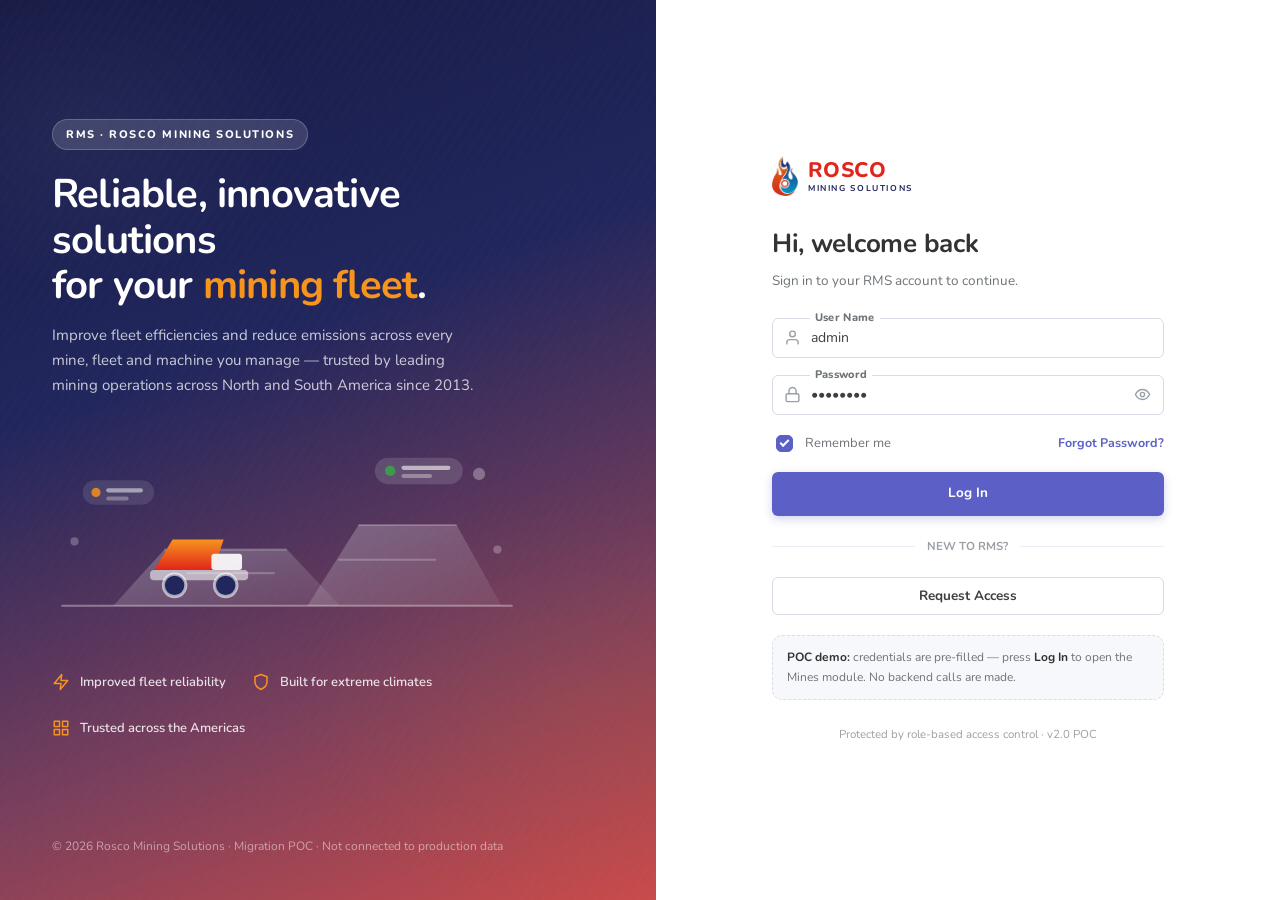
<file: index.html>
<!DOCTYPE html>
<html lang="en">
<head>
<meta charset="utf-8">
<meta name="viewport" content="width=device-width, initial-scale=1">
<title>Sign in · RMS — Rosco Mining Solutions</title>
<link rel="preconnect" href="https://fonts.googleapis.com">
<link rel="preconnect" href="https://fonts.gstatic.com" crossorigin>
<link href="https://fonts.googleapis.com/css2?family=Nunito:wght@400;600;700;800&display=swap" rel="stylesheet">
<link rel="stylesheet" href="assets/css/style.css">
</head>
<body>

<div class="auth">

  <!-- ============ Brand panel ============ -->
  <aside class="auth__brand">
    <div class="auth__hero">
      <span class="auth__eyebrow">RMS · Rosco Mining Solutions</span>
      <h1>Reliable, innovative solutions<br>for your <em>mining fleet</em>.</h1>
      <p>Improve fleet efficiencies and reduce emissions across every mine, fleet and
         machine you manage — trusted by leading mining operations across North and
         South America since 2013.</p>

      <!-- Simple geometric mining illustration (pure SVG) -->
      <svg class="auth__illustration" viewBox="0 0 460 210" fill="none" xmlns="http://www.w3.org/2000/svg" aria-hidden="true">
        <defs>
          <linearGradient id="g1" x1="0" y1="0" x2="1" y2="1">
            <stop offset="0" stop-color="#ffffff" stop-opacity=".26"/>
            <stop offset="1" stop-color="#ffffff" stop-opacity=".06"/>
          </linearGradient>
          <linearGradient id="g2" x1="0" y1="0" x2="0" y2="1">
            <stop offset="0" stop-color="#F7941E"/><stop offset="1" stop-color="#E1251B"/>
          </linearGradient>
        </defs>
        <!-- terraced pit -->
        <path d="M10 175h440" stroke="#fff" stroke-opacity=".35" stroke-width="2" stroke-linecap="round"/>
        <path d="M60 175 110 120h120l52 55Z" fill="url(#g1)"/>
        <path d="M250 175 300 96h96l44 79Z" fill="url(#g1)"/>
        <path d="M110 120h120M132 143h86M300 96h96M280 130h96" stroke="#fff" stroke-opacity=".22" stroke-width="2"/>
        <!-- haul truck -->
        <g transform="translate(96,110)">
          <path d="M4 30h58l10-30H22L4 30Z" fill="url(#g2)"/>
          <rect x="60" y="14" width="30" height="16" rx="3" fill="#fff" fill-opacity=".9"/>
          <rect x="0" y="30" width="96" height="10" rx="4" fill="#fff" fill-opacity=".55"/>
          <circle cx="24" cy="45" r="11" fill="#21265D" stroke="#fff" stroke-opacity=".6" stroke-width="3"/>
          <circle cx="74" cy="45" r="11" fill="#21265D" stroke="#fff" stroke-opacity=".6" stroke-width="3"/>
        </g>
        <!-- floating data chips -->
        <g opacity=".85">
          <rect x="316" y="30" width="86" height="26" rx="13" fill="#fff" fill-opacity=".16"/>
          <circle cx="331" cy="43" r="5" fill="#3BAD4B"/>
          <rect x="342" y="38" width="48" height="4" rx="2" fill="#fff" fill-opacity=".7"/>
          <rect x="342" y="46" width="30" height="4" rx="2" fill="#fff" fill-opacity=".4"/>
          <rect x="30" y="52" width="70" height="24" rx="12" fill="#fff" fill-opacity=".12"/>
          <circle cx="43" cy="64" r="4.5" fill="#F7941E"/>
          <rect x="53" y="60" width="36" height="4" rx="2" fill="#fff" fill-opacity=".6"/>
          <rect x="53" y="68" width="22" height="4" rx="2" fill="#fff" fill-opacity=".35"/>
        </g>
        <circle cx="418" cy="46" r="6" fill="#fff" fill-opacity=".3"/>
        <circle cx="22" cy="112" r="4" fill="#fff" fill-opacity=".25"/>
        <circle cx="436" cy="120" r="4" fill="#fff" fill-opacity=".25"/>
      </svg>

      <div class="auth__points">
        <span class="auth__point" data-i="zap">Improved fleet reliability</span>
        <span class="auth__point" data-i="shield">Built for extreme climates</span>
        <span class="auth__point" data-i="grid">Trusted across the Americas</span>
      </div>
    </div>

    <p class="auth__foot">© 2026 Rosco Mining Solutions · Migration POC · Not connected to production data</p>
  </aside>

  <!-- ============ Form panel ============ -->
  <main class="auth__panel">
    <div class="auth__card">
      <a class="logo" href="#" id="brandLogoDark"></a>

      <h2>Hi, welcome back</h2>
      <p class="lead">Sign in to your RMS account to continue.</p>

      <div class="auth__error" id="authError"></div>

      <form class="auth__form" id="loginForm" novalidate>
        <div class="field field--icon">
          <label class="field__label" for="username">User Name</label>
          <div class="input-group">
            <svg class="input-group__icon" viewBox="0 0 24 24" fill="none" stroke="currentColor" stroke-width="2" stroke-linecap="round" stroke-linejoin="round"><path d="M20 21v-2a4 4 0 0 0-4-4H8a4 4 0 0 0-4 4v2"/><circle cx="12" cy="7" r="4"/></svg>
            <input class="input" id="username" type="text" placeholder="Enter your user name" autocomplete="username" value="admin">
          </div>
        </div>

        <div class="field field--icon">
          <label class="field__label" for="password">Password</label>
          <div class="input-group">
            <svg class="input-group__icon" viewBox="0 0 24 24" fill="none" stroke="currentColor" stroke-width="2" stroke-linecap="round" stroke-linejoin="round"><rect x="3" y="11" width="18" height="11" rx="2"/><path d="M7 11V7a5 5 0 0 1 10 0v4"/></svg>
            <input class="input" id="password" type="password" placeholder="Enter your password" autocomplete="current-password" value="demo1234">
            <button class="input-group__action" type="button" id="togglePw" aria-label="Show password"></button>
          </div>
        </div>

        <div class="auth__row">
          <label class="check"><input type="checkbox" checked> Remember me</label>
          <a class="auth__link" href="forgot-password.html">Forgot Password?</a>
        </div>

        <button class="btn btn--primary btn--block" type="submit" id="loginBtn" style="height:44px">Log In</button>
      </form>

      <div class="auth__divider">NEW TO RMS?</div>
      <a class="btn btn--ghost btn--block" href="request-access.html">Request Access</a>

      <div class="auth__hint">
        <b>POC demo:</b> credentials are pre-filled — press <b>Log In</b> to open the Mines module.
        No backend calls are made.
      </div>

      <p class="auth__legal">Protected by role-based access control · v2.0 POC</p>
    </div>
  </main>
</div>

<script src="assets/js/data.js"></script>
<script src="assets/js/app.js"></script>
<script>
  document.getElementById('brandLogoDark').innerHTML  = brandLogo();

  // brand bullet icons
  const map = {zap:'zap', shield:'shield', grid:'grid'};
  document.querySelectorAll('.auth__point').forEach(el=>{
    el.insertAdjacentHTML('afterbegin', icon(map[el.dataset.i]));
  });

  // password visibility
  const pw = document.getElementById('password');
  const tg = document.getElementById('togglePw');
  tg.innerHTML = icon('eye');
  tg.addEventListener('click', ()=>{
    const show = pw.type === 'password';
    pw.type = show ? 'text' : 'password';
    tg.innerHTML = icon(show ? 'eyeOff' : 'eye');
    tg.setAttribute('aria-label', show ? 'Hide password' : 'Show password');
  });

  // submit
  const err = document.getElementById('authError');
  document.getElementById('loginForm').addEventListener('submit', e=>{
    e.preventDefault();
    const u = document.getElementById('username').value.trim();
    const p = pw.value.trim();
    if(!u || !p){
      err.innerHTML = icon('alert') + '<span>Please enter both your user name and password.</span>';
      err.classList.add('is-on');
      return;
    }
    err.classList.remove('is-on');
    const btn = document.getElementById('loginBtn');
    btn.disabled = true;
    btn.textContent = 'Signing in…';
    setTimeout(()=>{ location.href = 'mines.html'; }, 600);
  });
</script>
</body>
</html>
</file>
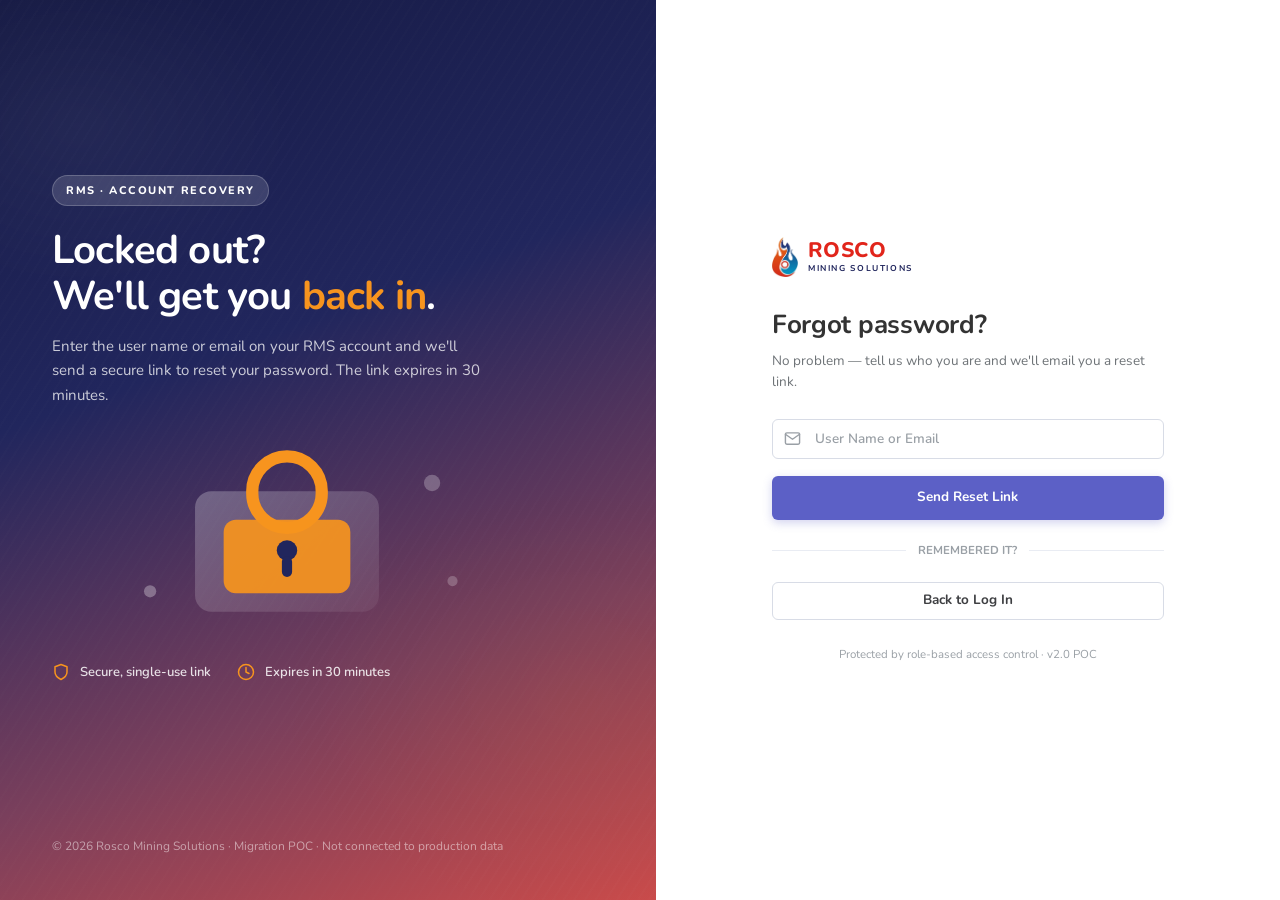
<file: forgot-password.html>
<!DOCTYPE html>
<html lang="en">
<head>
<meta charset="utf-8">
<meta name="viewport" content="width=device-width, initial-scale=1">
<title>Forgot Password · RMS — Rosco Mining Solutions</title>
<link rel="preconnect" href="https://fonts.googleapis.com">
<link rel="preconnect" href="https://fonts.gstatic.com" crossorigin>
<link href="https://fonts.googleapis.com/css2?family=Nunito:wght@400;600;700;800&display=swap" rel="stylesheet">
<link rel="stylesheet" href="assets/css/style.css">
</head>
<body>

<div class="auth">

  <aside class="auth__brand">
    <div class="auth__hero">
      <span class="auth__eyebrow">RMS · Account Recovery</span>
      <h1>Locked out?<br>We'll get you <em>back in</em>.</h1>
      <p>Enter the user name or email on your RMS account and we'll send a secure
         link to reset your password. The link expires in 30 minutes.</p>

      <svg class="auth__illustration" viewBox="0 0 460 190" fill="none" xmlns="http://www.w3.org/2000/svg" aria-hidden="true">
        <defs>
          <linearGradient id="g1" x1="0" y1="0" x2="1" y2="1">
            <stop offset="0" stop-color="#ffffff" stop-opacity=".26"/>
            <stop offset="1" stop-color="#ffffff" stop-opacity=".06"/>
          </linearGradient>
        </defs>
        <rect x="140" y="52" width="180" height="118" rx="16" fill="url(#g1)"/>
        <rect x="196" y="18" width="68" height="70" rx="34" stroke="#F7941E" stroke-width="12" fill="none"/>
        <rect x="168" y="80" width="124" height="72" rx="12" fill="#F7941E" opacity=".92"/>
        <circle cx="230" cy="110" r="10" fill="#21265D"/>
        <rect x="225" y="116" width="10" height="20" rx="5" fill="#21265D"/>
        <circle cx="96" cy="150" r="6" fill="#fff" fill-opacity=".3"/>
        <circle cx="372" cy="44" r="8" fill="#fff" fill-opacity=".25"/>
        <circle cx="392" cy="140" r="5" fill="#fff" fill-opacity=".22"/>
      </svg>

      <div class="auth__points">
        <span class="auth__point" data-i="shield">Secure, single-use link</span>
        <span class="auth__point" data-i="clock">Expires in 30 minutes</span>
      </div>
    </div>
    <p class="auth__foot">© 2026 Rosco Mining Solutions · Migration POC · Not connected to production data</p>
  </aside>

  <main class="auth__panel">
    <div class="auth__card">
      <a class="logo" href="index.html" id="brandLogoDark"></a>

      <!-- form state -->
      <div id="stateForm">
        <h2>Forgot password?</h2>
        <p class="lead">No problem — tell us who you are and we'll email you a reset link.</p>

        <div class="auth__error" id="authError"></div>

        <form class="auth__form" id="forgotForm" novalidate>
          <div class="field field--icon">
            <label class="field__label" for="account">User Name or Email</label>
            <div class="input-group">
              <svg class="input-group__icon" viewBox="0 0 24 24" fill="none" stroke="currentColor" stroke-width="2" stroke-linecap="round" stroke-linejoin="round"><rect x="2" y="4" width="20" height="16" rx="2"/><path d="m22 6-10 7L2 6"/></svg>
              <input class="input" id="account" type="text" placeholder="you@company.com" autocomplete="username">
            </div>
          </div>

          <button class="btn btn--primary btn--block" type="submit" id="sendBtn" style="height:44px">
            Send Reset Link
          </button>
        </form>

        <div class="auth__divider">REMEMBERED IT?</div>
        <a class="btn btn--ghost btn--block" href="index.html">Back to Log In</a>
      </div>

      <!-- success state -->
      <div id="stateDone" class="hide">
        <div class="auth__done" id="doneIcon"></div>
        <h2>Check your inbox</h2>
        <p class="lead">If an RMS account matches <b id="sentTo">that address</b>, a reset link is
           on its way. It expires in 30 minutes.</p>

        <a class="btn btn--primary btn--block" href="index.html" style="height:44px">Back to Log In</a>
        <div class="auth__hint" style="margin-top:18px">
          Didn't get it? Check your spam folder, or
          <a href="#" id="resend">send it again</a>.
        </div>
      </div>

      <p class="auth__legal">Protected by role-based access control · v2.0 POC</p>
    </div>
  </main>
</div>

<script src="assets/js/data.js"></script>
<script src="assets/js/app.js"></script>
<script>
document.getElementById('brandLogoDark').innerHTML = brandLogo();
document.querySelectorAll('.auth__point').forEach(el=>el.insertAdjacentHTML('afterbegin', icon(el.dataset.i)));
document.getElementById('doneIcon').innerHTML = icon('check');

const err = document.getElementById('authError');
document.getElementById('forgotForm').addEventListener('submit', e=>{
  e.preventDefault();
  const v = document.getElementById('account').value.trim();
  if(!v){
    err.innerHTML = icon('alert') + '<span>Enter the user name or email on your account.</span>';
    err.classList.add('is-on');
    return;
  }
  err.classList.remove('is-on');
  const btn = document.getElementById('sendBtn');
  btn.disabled = true; btn.textContent = 'Sending…';
  setTimeout(()=>{
    document.getElementById('sentTo').textContent = v;
    document.getElementById('stateForm').classList.add('hide');
    document.getElementById('stateDone').classList.remove('hide');
  }, 700);
});
document.getElementById('resend').addEventListener('click', e=>{ e.preventDefault(); toast('POC: reset link sent again'); });
</script>
</body>
</html>
</file>
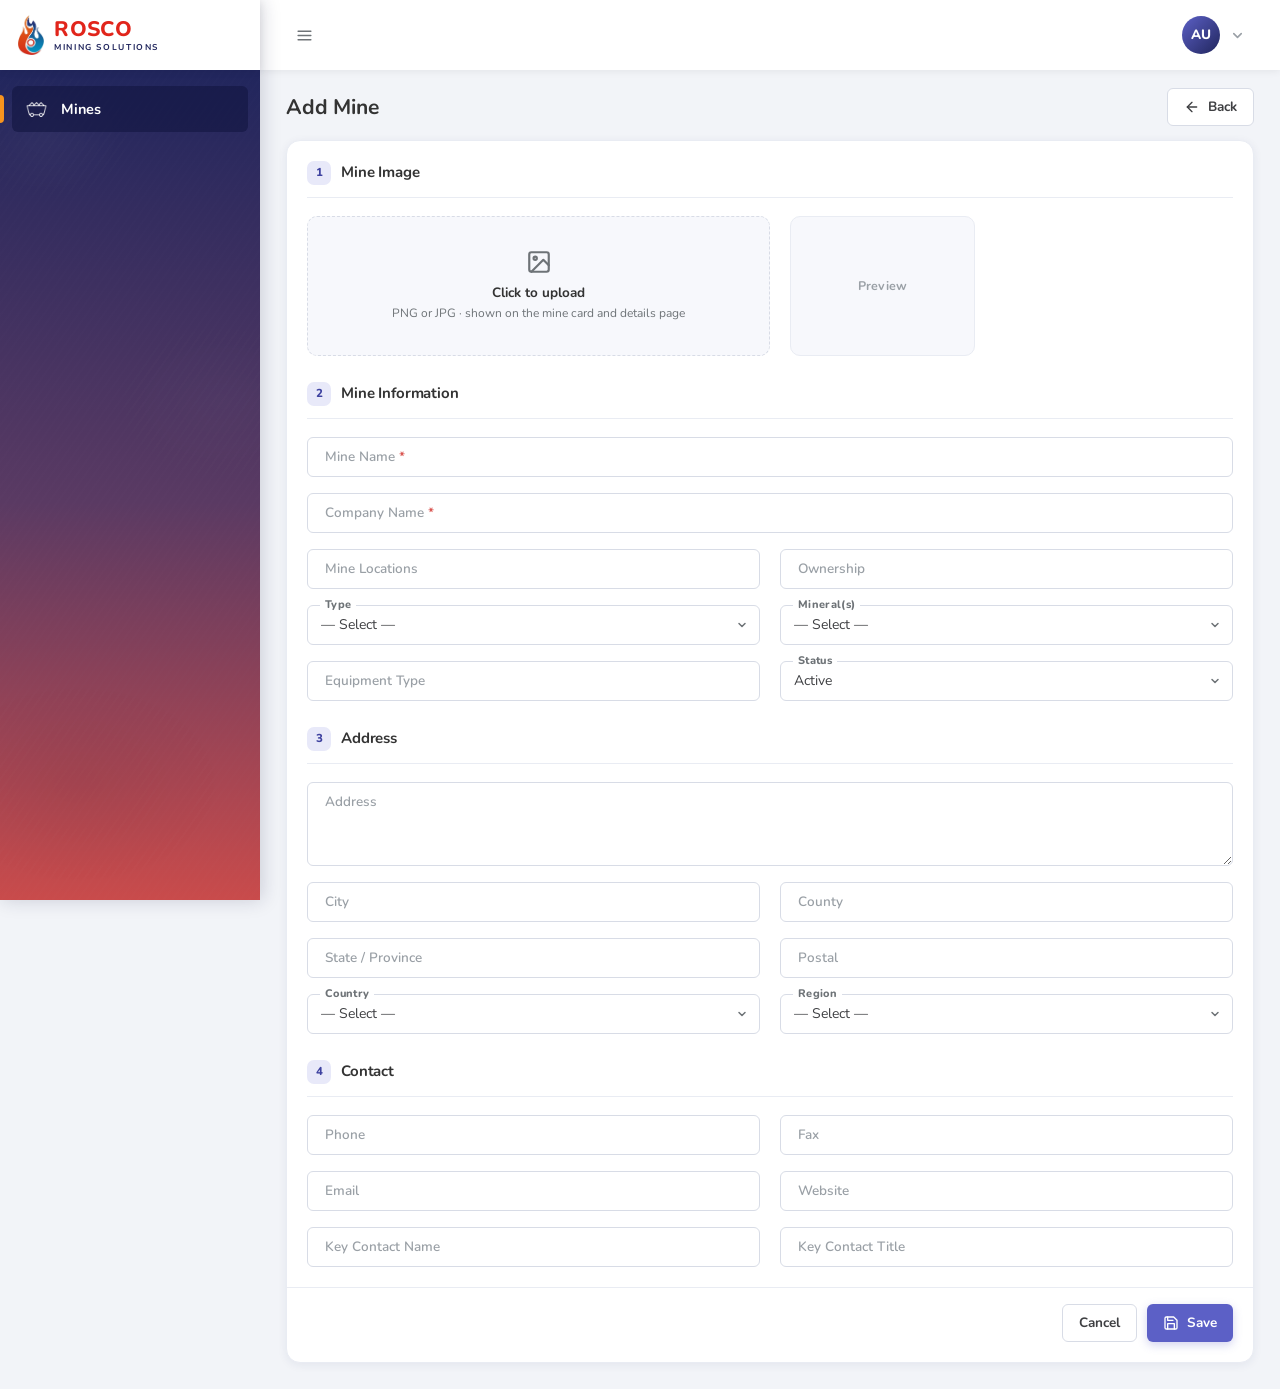
<file: mine-add.html>
<!DOCTYPE html>
<html lang="en">
<head>
<meta charset="utf-8">
<meta name="viewport" content="width=device-width, initial-scale=1">
<title>Add Mine · RMS — Rosco Mining Solutions</title>
<link rel="preconnect" href="https://fonts.googleapis.com">
<link rel="preconnect" href="https://fonts.gstatic.com" crossorigin>
<link href="https://fonts.googleapis.com/css2?family=Nunito:wght@400;600;700;800&display=swap" rel="stylesheet">
<link rel="stylesheet" href="assets/css/style.css">
</head>
<body>

<div class="app">
  <div class="backdrop"></div>

  <aside class="sidebar">
    <div class="sidebar__head">
      <a class="logo" href="mines.html" id="sideLogo"></a>
    </div>
    <nav class="sidebar__nav">
      <a class="nav-item is-active" href="mines.html"><img class="nav-item__img" src="assets/img/icon-mine.png" alt=""><span>Mines</span></a>
    </nav>
  </aside>

  <div class="main">
    <header class="topbar">
      <button class="icon-btn" data-toggle-sidebar aria-label="Toggle navigation" id="btnMenu"></button>
      <a class="logo topbar__logo" href="mines.html" id="topLogo"></a>
      <div class="topbar__spacer"></div>
      <div class="profile">
        <button class="profile__btn" aria-label="Account">
          <span class="avatar">AU</span>
          <svg class="profile__chev" viewBox="0 0 24 24" fill="none" stroke="currentColor" stroke-width="2.5" stroke-linecap="round" stroke-linejoin="round"><polyline points="6 9 12 15 18 9"/></svg>
        </button>
        <div class="dropdown">
          <div class="dropdown__head">
            <span class="avatar">AU</span>
            <span><b>Admin User</b><span>admin@roscomining.com</span></span>
          </div>
          <button class="dropdown__item" data-i="user">My Profile</button>
          <button class="dropdown__item" data-i="lock">Change Password</button>
          <div class="dropdown__sep"></div>
          <button class="dropdown__item dropdown__item--danger" data-i="logout" data-logout>Log Out</button>
        </div>
      </div>
    </header>

    <main class="page">
      <div class="page__head">
        <div><h1 class="page__title" id="formTitle">Add Mine</h1></div>
        <div class="page__actions">
          <a class="btn btn--ghost btn--collapse" href="mines.html" data-i="back" id="btnBack" title="Back"><span class="btn-label">Back</span></a>
        </div>
      </div>

      <form class="card" id="mineForm" novalidate>
        <div class="card__body">

          <!-- 1. Image -->
          <div class="form-section">
            <div class="form-section__head">
              <span class="form-section__num">1</span><h4>Mine Image</h4>
            </div>
            <div class="form-grid form-grid--img">
              <div class="field">
                <label class="upload" for="f_image" id="uploadBox">
                  <b>Click to upload</b>
                  <span>PNG or JPG · shown on the mine card and details page</span>
                </label>
                <input id="f_image" type="file" accept="image/*" class="hide">
              </div>
              <div class="field">
                <div id="imgPreview"></div>
              </div>
            </div>
          </div>

          <!-- 2. Mine information -->
          <div class="form-section">
            <div class="form-section__head">
              <span class="form-section__num">2</span><h4>Mine Information</h4>
            </div>
            <div class="form-grid">
              <div class="field col-span-2">
                <label class="field__label" for="f_name">Mine Name <span class="req">*</span></label>
                <input class="input" id="f_name" placeholder="e.g. Suncor/Steepbank &amp; Millenium">
              </div>
              <div class="field col-span-2">
                <label class="field__label" for="f_company">Company Name <span class="req">*</span></label>
                <input class="input" id="f_company" placeholder="e.g. Suncor Energy Inc., Oil Sands">
              </div>
              <div class="field">
                <label class="field__label" for="f_locations">Mine Locations</label>
                <input class="input" id="f_locations" placeholder="e.g. Steepbank &amp; Millenium Mines">
              </div>
              <div class="field">
                <label class="field__label" for="f_ownership">Ownership</label>
                <input class="input" id="f_ownership" placeholder="e.g. Suncor">
              </div>
              <div class="field">
                <label class="field__label" for="f_type">Type</label>
                <select class="select" id="f_type"></select>
              </div>
              <div class="field">
                <label class="field__label" for="f_mineral">Mineral(s)</label>
                <select class="select" id="f_mineral"></select>
              </div>
              <div class="field">
                <label class="field__label" for="f_equip">Equipment Type</label>
                <input class="input" id="f_equip" placeholder="e.g. TSHWZG">
              </div>
              <div class="field">
                <label class="field__label" for="f_status">Status</label>
                <select class="select" id="f_status"></select>
              </div>
            </div>
          </div>

          <!-- 3. Address -->
          <div class="form-section">
            <div class="form-section__head">
              <span class="form-section__num">3</span><h4>Address</h4>
            </div>
            <div class="form-grid">
              <div class="field col-span-2">
                <label class="field__label" for="f_address">Address</label>
                <textarea class="input" id="f_address" placeholder="Street, P.O. Box, suite…"></textarea>
              </div>
              <div class="field"><label class="field__label" for="f_city">City</label><input class="input" id="f_city" placeholder=" "></div>
              <div class="field"><label class="field__label" for="f_county">County</label><input class="input" id="f_county" placeholder=" "></div>
              <div class="field"><label class="field__label" for="f_state">State / Province</label><input class="input" id="f_state" placeholder=" "></div>
              <div class="field"><label class="field__label" for="f_postal">Postal</label><input class="input" id="f_postal" placeholder=" "></div>
              <div class="field">
                <label class="field__label" for="f_country">Country</label>
                <select class="select" id="f_country"></select>
              </div>
              <div class="field">
                <label class="field__label" for="f_region">Region</label>
                <select class="select" id="f_region"></select>
              </div>
            </div>
          </div>

          <!-- 4. Contact -->
          <div class="form-section" style="margin-bottom:0">
            <div class="form-section__head">
              <span class="form-section__num">4</span><h4>Contact</h4>
            </div>
            <div class="form-grid">
              <div class="field"><label class="field__label" for="f_phone">Phone</label><input class="input" id="f_phone" placeholder=" "></div>
              <div class="field"><label class="field__label" for="f_fax">Fax</label><input class="input" id="f_fax" placeholder=" "></div>
              <div class="field"><label class="field__label" for="f_email">Email</label><input class="input" id="f_email" type="email" placeholder=" "></div>
              <div class="field"><label class="field__label" for="f_web">Website</label><input class="input" id="f_web" placeholder=" "></div>
              <div class="field"><label class="field__label" for="f_kcname">Key Contact Name</label><input class="input" id="f_kcname" placeholder=" "></div>
              <div class="field"><label class="field__label" for="f_kctitle">Key Contact Title</label><input class="input" id="f_kctitle" placeholder=" "></div>
            </div>
          </div>
        </div>

        <div class="card__body form-actions" style="padding-top:16px">
          <a class="btn btn--ghost" href="mines.html" id="btnCancel">Cancel</a>
          <button class="btn btn--primary" type="submit" id="btnSave" data-i="save">Save</button>
        </div>
      </form>
    </main>
  </div>
</div>

<script src="assets/js/data.js"></script>
<script src="assets/js/app.js"></script>
<script>
document.querySelectorAll('[data-i]').forEach(el=>el.insertAdjacentHTML('afterbegin', icon(el.dataset.i)));
document.getElementById('btnMenu').innerHTML  = icon('menu');
document.getElementById('sideLogo').innerHTML = brandLogo();
document.getElementById('topLogo').innerHTML  = brandLogo();
document.getElementById('uploadBox').insertAdjacentHTML('afterbegin', icon('image'));

/* dropdown options */
const fill = (id, list, blank) => {
  const el = document.getElementById(id);
  el.innerHTML = (blank ? `<option value="">— Select —</option>` : '')
    + list.map(o=>`<option>${esc(o)}</option>`).join('');
};
fill('f_type', LK.type, true);
fill('f_mineral', LK.mineral, true);
fill('f_status', LK.status);
fill('f_country', LK.country, true);
fill('f_region', LK.region, true);

/* edit mode — prefill from the selected mine */
const editing = MINES.find(m=>m.id === +param('id'));
if(editing){
  document.title = 'Edit Mine · RMS';
  document.getElementById('formTitle').textContent = 'Edit Mine';
  const set = (id,v)=>{ const el=document.getElementById(id); if(el) el.value = v || ''; };
  set('f_name', editing.name);        set('f_company', editing.company);
  set('f_locations', editing.locations); set('f_ownership', editing.ownership);
  set('f_type', editing.type);        set('f_mineral', editing.mineral);
  set('f_equip', editing.equipType);  set('f_status', editing.status);
  set('f_address', editing.address);  set('f_city', editing.city);
  set('f_county', editing.county);    set('f_postal', editing.postal);
  set('f_region', editing.region);    set('f_phone', editing.phone);
  set('f_fax', editing.fax);          set('f_email', editing.email);
  set('f_web', editing.web);          set('f_kcname', editing.contactName);
  set('f_kctitle', editing.contactTitle);
  const back = 'mine-details.html?id=' + editing.id;
  document.getElementById('btnBack').href   = back;
  document.getElementById('btnCancel').href = back;

  document.getElementById('imgPreview').innerHTML =
    `<img src="${editing.image || editing.fallback}" alt="${esc(editing.name)}"
          onerror="heroImgFallback(this,'${editing.fallback}')">`;
}

/* image preview */
document.getElementById('f_image').addEventListener('change', e=>{
  const f = e.target.files && e.target.files[0];
  if(!f) return;
  const r = new FileReader();
  r.onload = () => document.getElementById('imgPreview').innerHTML = `<img src="${r.result}" alt="Preview">`;
  r.readAsDataURL(f);
});

/* save */
document.getElementById('mineForm').addEventListener('submit', e=>{
  e.preventDefault();
  const name = document.getElementById('f_name');
  const comp = document.getElementById('f_company');
  let bad = false;
  [name, comp].forEach(el=>{
    const empty = !el.value.trim();
    el.style.borderColor = empty ? 'var(--danger)' : '';
    if(empty) bad = true;
  });
  if(bad){ toast('Mine Name and Company Name are required'); return; }
  toast(editing ? 'POC: mine updated' : 'POC: mine created');
  setTimeout(()=>{
    location.href = editing ? 'mine-details.html?id=' + editing.id : 'mines.html';
  }, 900);
});
</script>
</body>
</html>
</file>
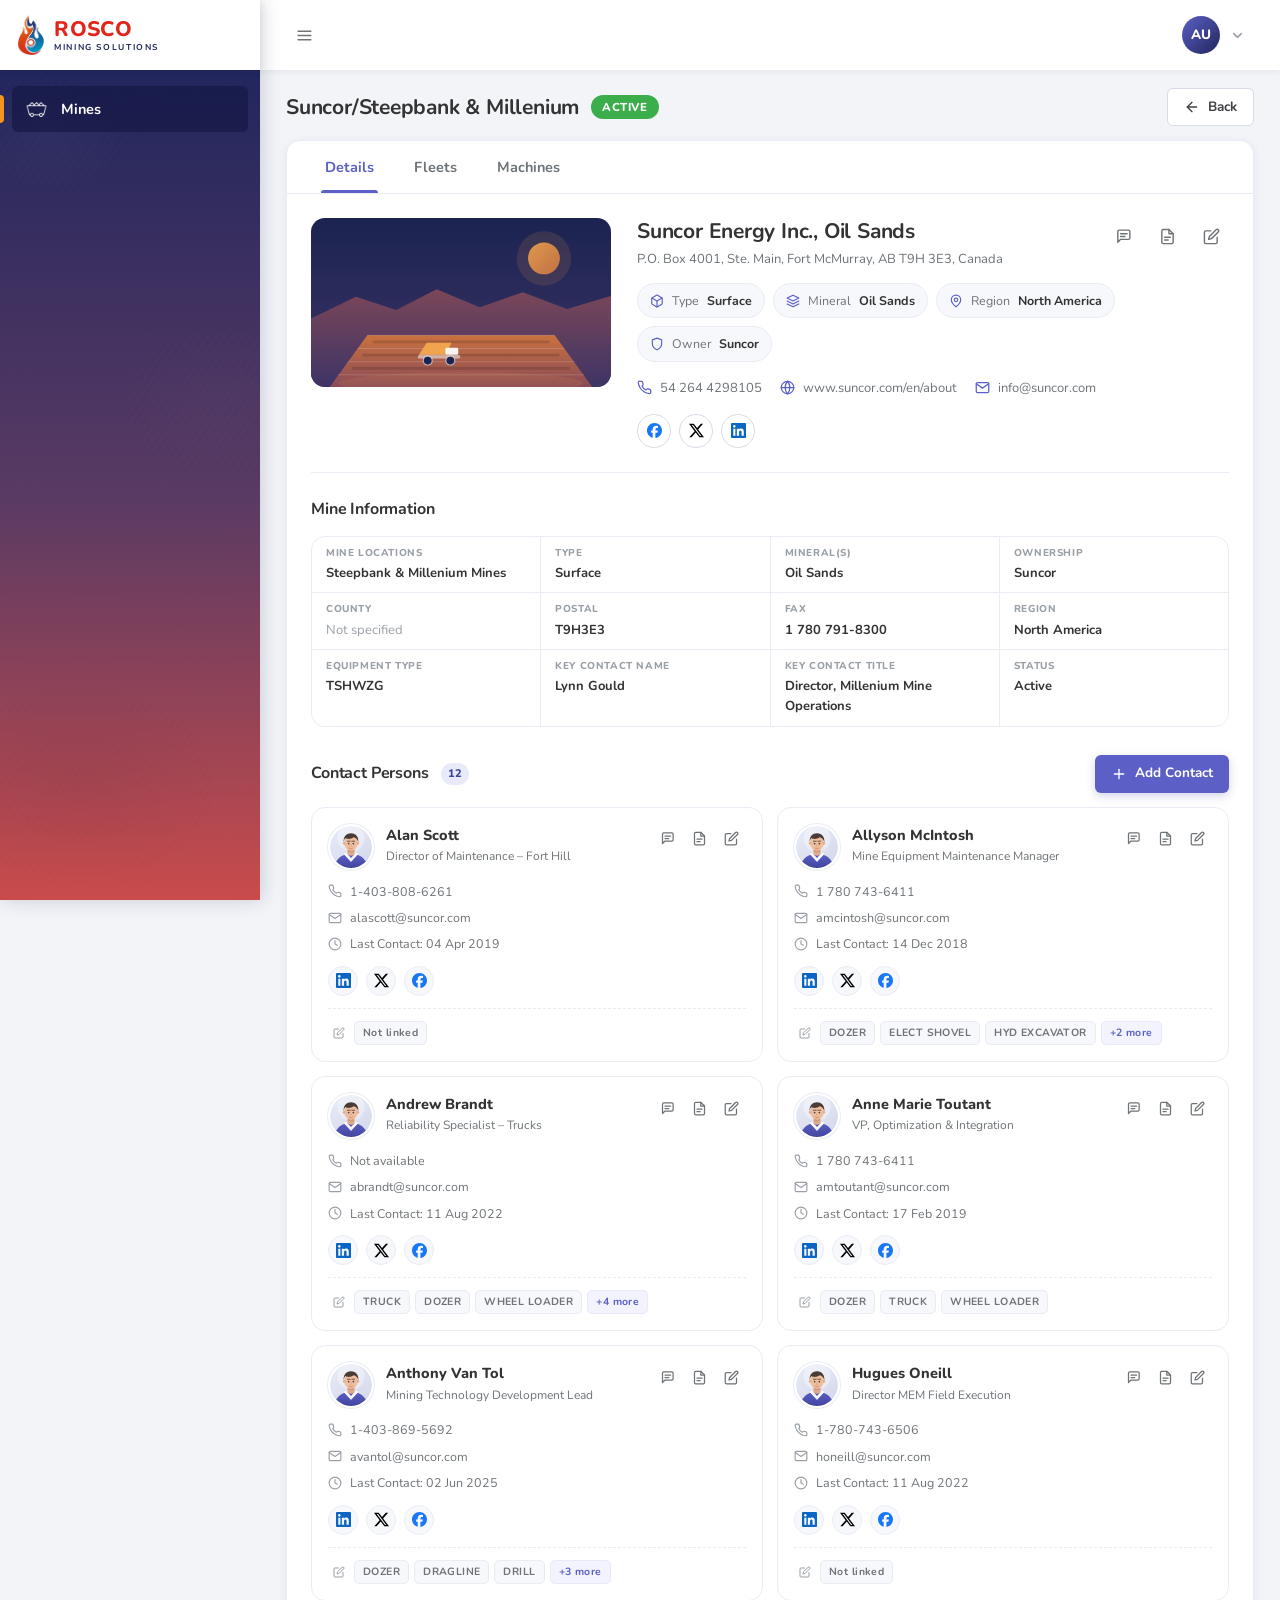
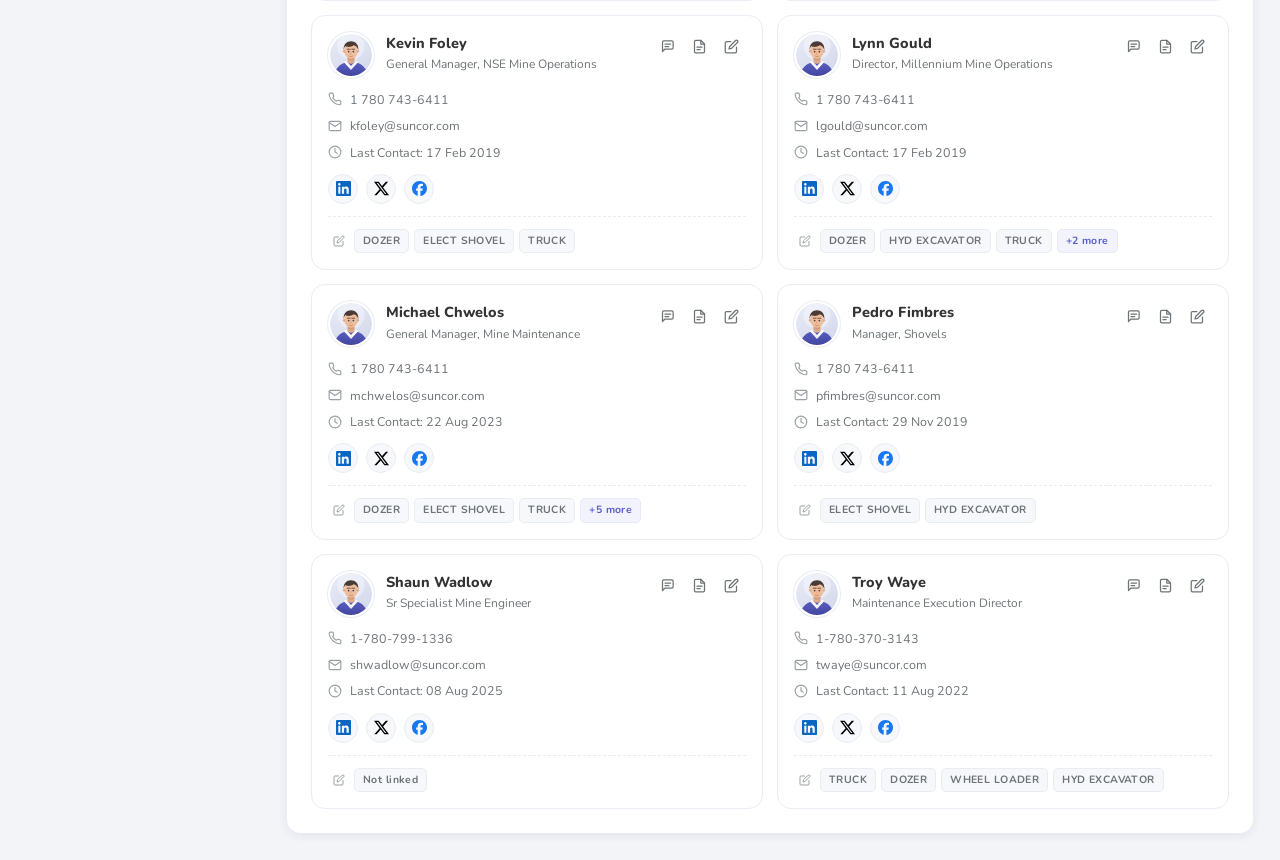
<file: mine-details.html>
<!DOCTYPE html>
<html lang="en">
<head>
<meta charset="utf-8">
<meta name="viewport" content="width=device-width, initial-scale=1">
<title>Mine Details · RMS — Rosco Mining Solutions</title>
<link rel="preconnect" href="https://fonts.googleapis.com">
<link rel="preconnect" href="https://fonts.gstatic.com" crossorigin>
<link href="https://fonts.googleapis.com/css2?family=Nunito:wght@400;600;700;800&display=swap" rel="stylesheet">
<link rel="stylesheet" href="assets/css/style.css">
</head>
<body>

<div class="app">
  <div class="backdrop"></div>

  <aside class="sidebar">
    <div class="sidebar__head">
      <a class="logo" href="mines.html" id="sideLogo"></a>
    </div>
    <nav class="sidebar__nav">
      <a class="nav-item is-active" href="mines.html"><img class="nav-item__img" src="assets/img/icon-mine.png" alt=""><span>Mines</span></a>
    </nav>
  </aside>

  <div class="main">

    <header class="topbar">
      <button class="icon-btn" data-toggle-sidebar aria-label="Toggle navigation" id="btnMenu"></button>
      <a class="logo topbar__logo" href="mines.html" id="topLogo"></a>
      <div class="topbar__spacer"></div>
      <div class="profile">
        <button class="profile__btn" aria-label="Account">
          <span class="avatar">AU</span>
          <svg class="profile__chev" viewBox="0 0 24 24" fill="none" stroke="currentColor" stroke-width="2.5" stroke-linecap="round" stroke-linejoin="round"><polyline points="6 9 12 15 18 9"/></svg>
        </button>
        <div class="dropdown">
          <div class="dropdown__head">
            <span class="avatar">AU</span>
            <span><b>Admin User</b><span>admin@roscomining.com</span></span>
          </div>
          <button class="dropdown__item" data-i="user">My Profile</button>
          <button class="dropdown__item" data-i="lock">Change Password</button>
          <div class="dropdown__sep"></div>
          <button class="dropdown__item dropdown__item--danger" data-i="logout" data-logout>Log Out</button>
        </div>
      </div>
    </header>

    <main class="page">
      <div class="page__head">
        <div>
          <h1 class="page__title" style="display:flex;align-items:center;gap:12px;flex-wrap:nowrap">
            <span id="mineName">Mine</span>
            <span class="pill pill--active" id="mineStatus">Active</span>
          </h1>
        </div>
        <div class="page__actions">
          <a class="btn btn--ghost btn--collapse" href="mines.html" data-i="back" title="Back"><span class="btn-label">Back</span></a>
        </div>
      </div>

      <div class="card">
        <div class="tabs" role="tablist">
          <button class="tab is-active" data-tab="details" role="tab">Details</button>
          <button class="tab" data-tab="fleets" role="tab">Fleets</button>
          <button class="tab" data-tab="machines" role="tab">Machines</button>
          <button class="btn btn--primary tabs__action btn--collapse" id="mAdd" title="Add Machine" hidden><span class="btn-label">Add Machine</span></button>
        </div>

        <!-- ============ DETAILS ============ -->
        <section class="tab-panel is-active" id="tab-details">

          <!-- Overview: image + organisation -->
          <div class="overview">
            <div class="overview__media" id="mineMedia"></div>

            <div>
              <div class="org">
                <div>
                  <h3 id="orgName">—</h3>
                  <p class="org__addr" id="orgAddr">—</p>
                </div>
                <div class="org__actions">
                  <button class="icon-btn" title="CRM" id="btnCrm"></button>
                  <button class="icon-btn" title="Notes" id="btnNotes2"></button>
                  <button class="icon-btn" title="Edit" id="btnEdit2"></button>
                </div>
              </div>

              <div class="chip-row" id="factRow"></div>
              <div class="link-row" id="linkRow"></div>
              <div class="socials" style="margin-top:16px;margin-bottom:0" id="socials"></div>
            </div>
          </div>

          <!-- Mine information -->
          <div class="section-head" style="margin-top:0"><h4>Mine Information</h4></div>
          <dl class="info-grid" id="infoGrid"></dl>

          <!-- Contact persons -->
          <div class="section-head">
            <h4>Contact Persons</h4>
            <span class="count-badge count-badge--soft" id="cpCount">0</span>
            <div class="section-head__actions">
              <button class="btn btn--primary btn--collapse" id="cpAdd" title="Add Contact"><span class="btn-label">Add Contact</span></button>
            </div>
          </div>
          <div class="people-grid" id="peopleGrid"></div>
        </section>

        <!-- ============ FLEETS ============ -->
        <section class="tab-panel" id="tab-fleets">
          <p class="page__sub" style="margin:-4px 0 16px">
            <b id="fleetTotal">0</b> machines across <b id="fleetTypes">0</b> equipment types ·
            select a type or a model to list its machines
          </p>

          <div class="card" style="box-shadow:none;margin-bottom:22px">
            <div class="card__head"><h4 class="card__title">Fleet composition by equipment type</h4></div>
            <div class="card__body">
              <div class="chart">
                <div class="chart__plot" id="chartPlot"><div class="chart__grid" id="chartGrid"></div></div>
                <div class="chart__labels" id="chartLabels"></div>
              </div>
            </div>
          </div>

          <div class="fleet-grid" id="fleetGrid"></div>
        </section>

        <!-- ============ MACHINES ============ -->
        <section class="tab-panel" id="tab-machines">
          <div class="table-wrap">
            <table class="tbl">
              <thead>
                <tr>
                  <th class="sortable" data-k="model">Model <span class="sort"></span></th>
                  <th class="sortable" data-k="manufacturer">Manufacturer <span class="sort"></span></th>
                  <th class="sortable" data-k="equipmentType">Equipment Type <span class="sort"></span></th>
                  <th class="sortable" data-k="serial">Serial No <span class="sort"></span></th>
                  <th class="sortable" data-k="quantity">Quantity <span class="sort"></span></th>
                  <th class="sortable" data-k="size">Size <span class="sort"></span></th>
                  <th class="sortable" data-k="status">Status <span class="sort"></span></th>
                  <th style="text-align:right">Action</th>
                </tr>
              </thead>
              <tbody id="mBody"></tbody>
            </table>
          </div>

          <div class="pagination">
            <span>Showing <b id="mFrom">0</b>–<b id="mTo">0</b> of <b id="mTotal">0</b></span>
            <select class="select" id="mSize" style="width:auto;height:34px">
              <option value="10" selected>10 / page</option>
              <option value="25">25 / page</option>
              <option value="50">50 / page</option>
            </select>
            <div class="pagination__pages" id="mPages"></div>
          </div>
        </section>
      </div>
    </main>
  </div>
</div>

<!-- ================= Notes panel ================= -->
<div class="drawer-scrim" id="scrim"></div>
<aside class="drawer" id="notesDrawer" aria-label="Notes">
  <div class="drawer__head">
    <div>
      <h3>Notes</h3>
      <p style="font-size:12.5px;color:var(--muted)" id="notesFor">This mine</p>
    </div>
    <span class="count-badge count-badge--soft" id="notesCount2">0</span>
    <button class="icon-btn" id="notesClose" style="margin-left:auto" aria-label="Close"></button>
  </div>
  <div class="drawer__body">
    <div class="note-compose">
      <label class="note-compose__label" for="noteText">Add a note</label>
      <textarea class="input" id="noteText" rows="3" placeholder="Write a note about this mine…"></textarea>
      <div style="display:flex;justify-content:flex-end;margin-top:10px">
        <button class="btn btn--primary btn--sm" id="noteSave">Save Note</button>
      </div>
    </div>
    <div id="noteList"></div>
  </div>
</aside>

<aside class="drawer drawer--wide" id="fleetDrawer" aria-label="Machines">
  <div class="drawer__head">
    <div>
      <h3 id="fleetTitle">—</h3>
      <p style="font-size:12.5px;color:var(--muted)" id="fleetSub">—</p>
    </div>
    <button class="icon-btn" id="fleetClose" style="margin-left:auto" aria-label="Close"></button>
  </div>
  <div class="drawer__body" id="fleetBody" style="padding:0 20px 20px"></div>
</aside>

<aside class="drawer" id="equipDrawer" aria-label="Equipment Type">
  <div class="drawer__head">
    <div>
      <h3>Equipment Type</h3>
      <p style="font-size:12.5px;color:var(--muted)" id="equipFor">—</p>
    </div>
    <button class="icon-btn" id="equipClose" style="margin-left:auto" aria-label="Close"></button>
  </div>
  <div class="drawer__body">
    <div class="filter-options" id="equipOptions" style="max-height:none"></div>
  </div>
  <div class="drawer__foot">
    <button class="btn btn--ghost" id="equipCancel">Cancel</button>
    <button class="btn btn--primary" id="equipSubmit">Submit</button>
  </div>
</aside>

<script src="assets/js/data.js"></script>
<script src="assets/js/app.js"></script>
<script>
document.querySelectorAll('[data-i]').forEach(el=>el.insertAdjacentHTML('afterbegin', icon(el.dataset.i)));
document.getElementById('btnMenu').innerHTML    = icon('menu');
document.getElementById('btnCrm').innerHTML     = icon('crm');
document.getElementById('btnNotes2').innerHTML  = icon('note');
document.getElementById('btnEdit2').innerHTML   = icon('edit');
document.getElementById('notesClose').innerHTML = icon('close');
document.getElementById('fleetClose').innerHTML  = icon('close');
document.getElementById('equipClose').innerHTML  = icon('close');
document.getElementById('cpAdd').insertAdjacentHTML('afterbegin', icon('plus'));
document.getElementById('mAdd').insertAdjacentHTML('afterbegin', icon('plus'));
document.getElementById('sideLogo').innerHTML   = brandLogo();
document.getElementById('topLogo').innerHTML    = brandLogo();

const mine = MINES.find(m=>m.id === +param('id')) || MINES[0];
document.title = mine.name + ' · RMS';
document.getElementById('mineName').textContent = mine.name;
const st = document.getElementById('mineStatus');
st.textContent = mine.status;
st.className = 'pill ' + (mine.status==='Active'?'pill--active':'pill--inactive');

/* ---- Overview ---- */
const media = document.getElementById('mineMedia');
media.className = 'overview__media' + (mine.image ? ' overview__media--logo' : '');
media.innerHTML = `<img src="${mine.image || mine.fallback}" alt="${esc(mine.name)}"
                        onerror="heroImgFallback(this,'${mine.fallback}')">`;

document.getElementById('orgName').textContent = mine.company;
document.getElementById('orgAddr').textContent =
  (mine.city && mine.city !== '—' && !mine.address.includes(mine.city))
    ? mine.address + ', ' + mine.city
    : mine.address;

document.getElementById('factRow').innerHTML = [
  ['box',    'Type',     mine.type],
  ['layers', 'Mineral',  mine.mineral],
  ['pin',    'Region',   mine.region],
  ['shield', 'Owner',    mine.ownership]
].filter(f=>f[2]).map(([ic,label,val])=>
  `<span class="fact">${icon(ic)}${label} <b>${esc(val)}</b></span>`).join('');

document.getElementById('linkRow').innerHTML = `
  <span>${icon('phone')}${esc(mine.phone)}</span>
  <a href="#" onclick="return false">${icon('globe')}${esc(mine.web)}</a>
  ${mine.email && mine.email!=='—' ? `<a href="#" onclick="return false">${icon('mail')}${esc(mine.email)}</a>` : ''}`;

document.getElementById('socials').innerHTML = ['facebook','x','linkedin']
  .map(s=>`<a class="social" href="#" onclick="return false" title="${s==='x'?'X':s[0].toUpperCase()+s.slice(1)}">${socialIcon(s)}</a>`).join('');

/* ---- Mine information grid ---- */
const INFO = [
  ['Mine Locations', mine.locations],['Type', mine.type],['Mineral(s)', mine.mineral],
  ['Ownership', mine.ownership],['County', mine.county],['Postal', mine.postal],
  ['Fax', mine.fax],['Region', mine.region],['Equipment Type', mine.equipType],
  ['Key Contact Name', mine.contactName],['Key Contact Title', mine.contactTitle],['Status', mine.status]
];
document.getElementById('infoGrid').innerHTML = INFO.map(([k,v])=>`
  <div class="info"><dt>${esc(k)}</dt>
    <dd class="${v?'':'is-empty'}">${v?esc(v):'Not specified'}</dd></div>`).join('');

/* ---- Contact persons ---- */
function renderPeople(){
  document.getElementById('cpCount').textContent = CONTACTS.length;
  document.getElementById('peopleGrid').innerHTML = CONTACTS.map(c=>{
    const ini = c.name.split(' ').map(w=>w[0]).slice(0,2).join('');
    return `<article class="person">
      <div class="person__top">
        <img class="person__photo" src="${c.photo}" alt="${esc(c.name)}"
             onerror="contactImgFallback(this,'${esc(ini)}')">
        <div class="person__info">
          <div class="person__name">${esc(c.name)}</div>
          <div class="person__title">${esc(c.title)}</div>
        </div>
        <div class="person__actions">
          <button class="icon-btn" title="CRM" data-act="crm" data-name="${esc(c.name)}">${icon('crm')}</button>
          <button class="icon-btn" title="Notes" data-act="notes" data-name="${esc(c.name)}">${icon('note')}</button>
          <button class="icon-btn" title="Edit" data-act="edit" data-name="${esc(c.name)}">${icon('edit')}</button>
        </div>
      </div>
      <div class="person__rows">
        <div>${icon('phone')}${esc(c.phone)}</div>
        <div>${icon('mail')}${esc(c.email)}</div>
        <div>${icon('clock')}Last Contact: ${esc(c.last)}</div>
      </div>
      <div class="person__socials">
        <button class="person-social" title="LinkedIn" data-act="linkedin" data-name="${esc(c.name)}">${socialIcon('linkedin')}</button>
        <button class="person-social" title="X" data-act="x" data-name="${esc(c.name)}">${socialIcon('x')}</button>
        <button class="person-social" title="Facebook" data-act="facebook" data-name="${esc(c.name)}">${socialIcon('facebook')}</button>
      </div>
      <div class="person__tags" data-name="${esc(c.name)}" title="Edit equipment types">
        <span class="tags-edit">${icon('edit')}</span>
        ${c.tags.map(t=>`<span class="tag">${esc(t)}</span>`).join('')}
        <button type="button" class="tag tag--toggle" data-state="more" hidden></button>
      </div>
    </article>`;
  }).join('');
  layoutPersonTags();
}
renderPeople();

/* keep each person's equipment-type chips to a single line — hide however many
   overflow onto a 2nd line and fold them behind a "+N more" toggle, recomputed
   per card width so it stays correct across breakpoints */
function layoutPersonTags(){
  qsa('.person__tags').forEach(wrap=>{
    const toggle = wrap.querySelector('.tag--toggle');
    const tags   = qsa('.tag:not(.tag--toggle)', wrap);
    if(toggle.dataset.state === 'less') return; // user expanded it — leave alone
    tags.forEach(t=>t.hidden = false);
    toggle.hidden = true;
    if(!tags.length) return;
    // compare against the first tag (not the differently-sized edit icon) so
    // vertical centering of mixed-height flex items doesn't skew offsetTop
    const lineTop = tags[0].offsetTop;
    let firstOverflow = tags.findIndex((t,i)=> i>0 && t.offsetTop > lineTop);
    if(firstOverflow === -1) return; // everything already fits on one line
    let visibleCount = firstOverflow;
    for(let i=visibleCount;i<tags.length;i++) tags[i].hidden = true;
    toggle.hidden = false;
    const setCount = n => { toggle.textContent = `+${n} more`; };
    setCount(tags.length - visibleCount);
    // the toggle button itself takes room — if adding it wrapped the row, drop one more tag
    while(visibleCount > 0 && toggle.offsetTop > lineTop){
      visibleCount--;
      tags[visibleCount].hidden = true;
      setCount(tags.length - visibleCount);
    }
  });
}
let tagsLayoutTimer;
window.addEventListener('resize', ()=>{
  clearTimeout(tagsLayoutTimer);
  tagsLayoutTimer = setTimeout(layoutPersonTags, 150);
});

/* ---- Equipment Type editor (drawer) ---- */
document.getElementById('equipOptions').innerHTML = EQUIPMENT_TYPES.map(t=>`
  <label class="check"><input type="checkbox" value="${esc(t)}"> ${esc(t)}</label>`).join('');

let equipContact = null;
function openEquip(c){
  equipContact = c;
  document.getElementById('equipFor').textContent = c.name;
  const active = new Set(c.tags.filter(t=>t!=='Not linked'));
  qsa('#equipOptions input[type=checkbox]').forEach(cb=>{ cb.checked = active.has(cb.value); });
  document.getElementById('equipDrawer').classList.add('is-open');
  document.getElementById('scrim').classList.add('is-open');
}
function closeEquip(){
  document.getElementById('equipDrawer').classList.remove('is-open');
  document.getElementById('scrim').classList.remove('is-open');
}
document.getElementById('equipClose').addEventListener('click', closeEquip);
document.getElementById('equipCancel').addEventListener('click', closeEquip);
document.getElementById('equipSubmit').addEventListener('click', ()=>{
  if(!equipContact) return;
  const picked = qsa('#equipOptions input[type=checkbox]:checked').map(cb=>cb.value);
  equipContact.tags = picked.length ? picked : ['Not linked'];
  renderPeople();
  closeEquip();
  toast('Equipment types updated for ' + equipContact.name);
});

/* ---- Notes panel ---- */
const notes = NOTES.slice();
function renderNotes(){
  document.getElementById('notesCount2').textContent = notes.length;
  document.getElementById('noteList').innerHTML = notes.length ? notes.map(n=>`
    <div class="note-item">
      <span class="avatar avatar--sm">${esc(n.initials)}</span>
      <div class="note-item__body">
        <div class="note-item__top">
          <span class="note-item__author">${esc(n.author)}</span>
          <span class="note-item__date">${esc(n.date)}</span>
        </div>
        <p class="note-item__text">${esc(n.text)}</p>
      </div>
    </div>`).join('')
    : `<div class="empty">${icon('note')}<h4>No notes yet</h4><p>Add the first note for this mine.</p></div>`;
}
function openNotes(who){
  document.getElementById('notesFor').textContent = who || mine.name;
  document.getElementById('noteText').placeholder = who
    ? 'Write a note about ' + who + '…'
    : 'Write a note about this mine…';
  document.getElementById('notesDrawer').classList.add('is-open');
  document.getElementById('scrim').classList.add('is-open');
}
function closeNotes(){
  document.getElementById('notesDrawer').classList.remove('is-open');
  document.getElementById('scrim').classList.remove('is-open');
}
document.getElementById('btnNotes2').addEventListener('click', ()=>openNotes());
document.getElementById('btnCrm').addEventListener('click', ()=>toast('POC: CRM logs for ' + mine.name));
document.getElementById('notesClose').addEventListener('click', closeNotes);
document.getElementById('scrim').addEventListener('click', ()=>{ closeNotes(); closeFleet(); closeEquip(); });
document.getElementById('noteSave').addEventListener('click', ()=>{
  const ta = document.getElementById('noteText');
  const text = ta.value.trim();
  if(!text){ ta.focus(); return; }
  const d = new Date();
  const stamp = d.toLocaleDateString('en-GB',{day:'2-digit',month:'short',year:'numeric'}) +
                ' · ' + d.toLocaleTimeString('en-GB',{hour:'2-digit',minute:'2-digit'});
  notes.unshift({ author:CURRENT_USER.name, initials:CURRENT_USER.initials, date:stamp, text });
  ta.value = '';
  renderNotes();
  toast('Note added');
});
renderNotes();

const statusPill = s => s==='OPERATING' ? 'pill--soft-green'
  : s==='STANDBY' ? 'pill--soft-warn' : 'pill--soft-red';

/* ---- Fleets ---- */
const totals = FLEET.map(g=>({type:g.type, n:g.models.reduce((a,m)=>a+m[2],0)}));
document.getElementById('fleetTotal').textContent = totals.reduce((a,t)=>a+t.n,0);
document.getElementById('fleetTypes').textContent = FLEET.length;

/* bar chart of the type totals */
const ceilV = Math.ceil(Math.max(...totals.map(t=>t.n))/100)*100;
document.getElementById('chartGrid').innerHTML =
  [0,.25,.5,.75,1].map(f=>`<i style="bottom:${f*100}%" data-v="${Math.round(ceilV*f)}"></i>`).join('');
document.getElementById('chartPlot').insertAdjacentHTML('beforeend',
  totals.map((t,i)=>`<button type="button" class="bar" data-type="${esc(t.type)}" title="List ${esc(t.type)} machines">
      <div class="bar__fill" style="height:0;background:linear-gradient(180deg,${FLEET[i].color}AA,${FLEET[i].color})">
        <span class="bar__val">${t.n}</span>
      </div>
    </button>`).join(''));
document.getElementById('chartLabels').innerHTML =
  totals.map(t=>`<div class="bar__label">${esc(t.type)}</div>`).join('');
setTimeout(()=>qsa('.bar__fill').forEach((el,i)=> el.style.height = (totals[i].n/ceilV*100)+'%'), 120);

document.getElementById('fleetGrid').innerHTML = FLEET.map((g,gi)=>{
  const gTotal = g.models.reduce((a,m)=>a+m[2],0);
  return `<div class="fleet-card">
    <button type="button" class="fleet-card__head" data-type="${esc(g.type)}">
      <span class="fleet-card__ico" style="background:${g.color}">${icon(g.icon)}</span>
      <h5>${esc(g.type)}</h5>
      <span class="count-badge" style="margin-left:auto;background:${g.color}">${gTotal}</span>
      <span class="fleet-card__go">${icon('chevR')}</span>
    </button>
    <div class="fleet-card__list">
      ${g.models.map(([model,make,n])=>`
        <button type="button" class="fleet-row" data-type="${esc(g.type)}" data-model="${esc(model)}">
          <span style="min-width:118px;text-align:left">
            <span class="fleet-row__name">${esc(model)}</span><br>
            <span class="fleet-row__make">${esc(make)}</span>
          </span>
          <span class="count-badge count-badge--soft" style="margin-left:auto">${n}</span>
        </button>`).join('')}
    </div>
  </div>`;
}).join('');

/* ---- Machine list drawer (opened from a fleet type or model) ---- */
function openFleet(type, model){
  const rows = MACHINES.filter(m =>
    m.equipmentType === type.toUpperCase() && (!model || m.model === model));

  qs('#fleetTitle').textContent = model ? model : type;
  qs('#fleetSub').textContent   = (model ? type + ' · ' : '') + rows.length + ' machines';

  qs('#fleetBody').innerHTML = rows.length ? `
    <div class="table-wrap" style="border:0">
      <table class="tbl" style="min-width:0">
        <thead><tr><th>Model</th><th>Manufacturer</th><th>Serial No</th><th>Size</th><th>Status</th></tr></thead>
        <tbody>
          ${rows.map(m=>`<tr>
            <td class="cell-strong">${esc(m.model)}</td>
            <td>${esc(m.manufacturer)}</td>
            <td class="${m.serial?'':'cell-mute'}">${m.serial ? esc(m.serial) : '—'}</td>
            <td>${m.size}</td>
            <td><span class="pill ${statusPill(m.status)}">${esc(m.status)}</span></td>
          </tr>`).join('')}
        </tbody>
      </table>
    </div>`
    : `<div class="empty">${icon('cog')}<h4>No machines recorded</h4></div>`;

  qs('#fleetDrawer').classList.add('is-open');
  qs('#scrim').classList.add('is-open');
}
function closeFleet(){
  qs('#fleetDrawer').classList.remove('is-open');
  qs('#scrim').classList.remove('is-open');
}
qsa('#chartPlot .bar').forEach(b=>
  b.addEventListener('click', ()=>openFleet(b.dataset.type)));
qsa('#fleetGrid .fleet-card__head').forEach(b=>
  b.addEventListener('click', ()=>openFleet(b.dataset.type)));
qsa('#fleetGrid .fleet-row').forEach(b=>
  b.addEventListener('click', ()=>openFleet(b.dataset.type, b.dataset.model)));
qs('#fleetClose').addEventListener('click', closeFleet);

/* ---- Machines ---- */
const mState = { sort:'model', dir:1, page:1, size:10 };

function mRender(){
  const rows = [...MACHINES].sort((a,b)=>{
    const A=a[mState.sort], B=b[mState.sort];
    return (typeof A==='number' ? A-B : String(A).localeCompare(String(B))) * mState.dir;
  });
  const total = rows.length;
  const pages = Math.max(1, Math.ceil(total/mState.size));
  if(mState.page>pages) mState.page = pages;
  const from  = (mState.page-1)*mState.size;
  const slice = rows.slice(from, from+mState.size);

  document.getElementById('mBody').innerHTML = slice.map(m=>`
    <tr>
      <td class="cell-strong">${esc(m.model)}</td>
      <td>${esc(m.manufacturer)}</td>
      <td>${esc(m.equipmentType)}</td>
      <td class="${m.serial?'':'cell-mute'}">${esc(m.serial)}</td>
      <td>${m.quantity}</td>
      <td>${m.size}</td>
      <td><span class="pill ${statusPill(m.status)}">${esc(m.status)}</span></td>
      <td>
        <div class="actions">
          <button class="icon-btn" title="Edit">${icon('edit')}</button>
          <button class="icon-btn" title="Duplicate">${icon('copy')}</button>
          <button class="icon-btn icon-btn--danger" title="Delete">${icon('trash')}</button>
        </div>
      </td>
    </tr>`).join('');

  document.getElementById('mFrom').textContent  = total ? from+1 : 0;
  document.getElementById('mTo').textContent    = from+slice.length;
  document.getElementById('mTotal').textContent = total;

  qsa('.tbl thead th.sortable').forEach(th=>{
    const on = th.dataset.k === mState.sort;
    th.classList.toggle('is-sorted', on);
    qs('.sort',th).innerHTML = icon(on ? (mState.dir===1?'sortAsc':'sortDesc') : 'sortNone');
  });

  renderPager(document.getElementById('mPages'), mState.page, pages, p=>{
    mState.page = p; mRender();
  });
  qsa('#mBody .icon-btn').forEach(b=>b.addEventListener('click',()=>toast('POC: “'+b.title+'” action')));
}
document.getElementById('mSize').addEventListener('change', e=>{ mState.size=+e.target.value; mState.page=1; mRender(); });
qsa('.tbl thead th.sortable').forEach(th=>th.addEventListener('click',()=>{
  const k=th.dataset.k;
  if(mState.sort===k) mState.dir *= -1; else { mState.sort=k; mState.dir=1; }
  mRender();
}));
mRender();

/* ---- Tabs ---- */
qsa('.tab').forEach(t=>t.addEventListener('click',()=>{
  qsa('.tab').forEach(x=>x.classList.remove('is-active'));
  qsa('.tab-panel').forEach(x=>x.classList.remove('is-active'));
  t.classList.add('is-active');
  qs('#tab-'+t.dataset.tab).classList.add('is-active');
  document.getElementById('mAdd').hidden = t.dataset.tab !== 'machines';
  history.replaceState(null,'','?id='+mine.id+'#'+t.dataset.tab);
}));
if(location.hash){ const t = qs('.tab[data-tab="'+location.hash.slice(1)+'"]'); if(t) t.click(); }

const goEdit = () => location.href = 'mine-add.html?id=' + mine.id;
document.getElementById('btnEdit2').addEventListener('click', goEdit);
document.getElementById('cpAdd').addEventListener('click', ()=>toast('POC: Add Contact Person'));
document.getElementById('peopleGrid').addEventListener('click', e=>{
  const toggleBtn = e.target.closest('.tag--toggle');
  if(toggleBtn){
    const wrap = toggleBtn.closest('.person__tags');
    const collapsing = toggleBtn.dataset.state === 'less';
    if(collapsing){
      toggleBtn.dataset.state = 'more';
      layoutPersonTags();
    } else {
      qsa('.tag:not(.tag--toggle)', wrap).forEach(t=>t.hidden = false);
      toggleBtn.textContent = 'Show less';
      toggleBtn.dataset.state = 'less';
    }
    return;
  }
  const tagsWrap = e.target.closest('.person__tags');
  if(tagsWrap){
    const c = CONTACTS.find(x => x.name === tagsWrap.dataset.name);
    if(c) openEquip(c);
    return;
  }
  const social = e.target.closest('.person-social');
  if(social){
    const label = social.dataset.act === 'linkedin' ? 'LinkedIn' : social.dataset.act === 'x' ? 'X' : 'Facebook';
    toast('POC: open ' + social.dataset.name + '’s ' + label + ' profile');
    return;
  }
  const actionBtn = e.target.closest('.person__actions .icon-btn');
  if(actionBtn){
    const who = actionBtn.dataset.name;
    if(actionBtn.dataset.act === 'notes')    openNotes(who);
    else if(actionBtn.dataset.act === 'crm') toast('POC: CRM logs for ' + who);
    else                                      toast('POC: edit ' + who);
  }
});
document.getElementById('mAdd').addEventListener('click',  ()=>toast('POC: Add Machine'));
</script>
</body>
</html>
</file>
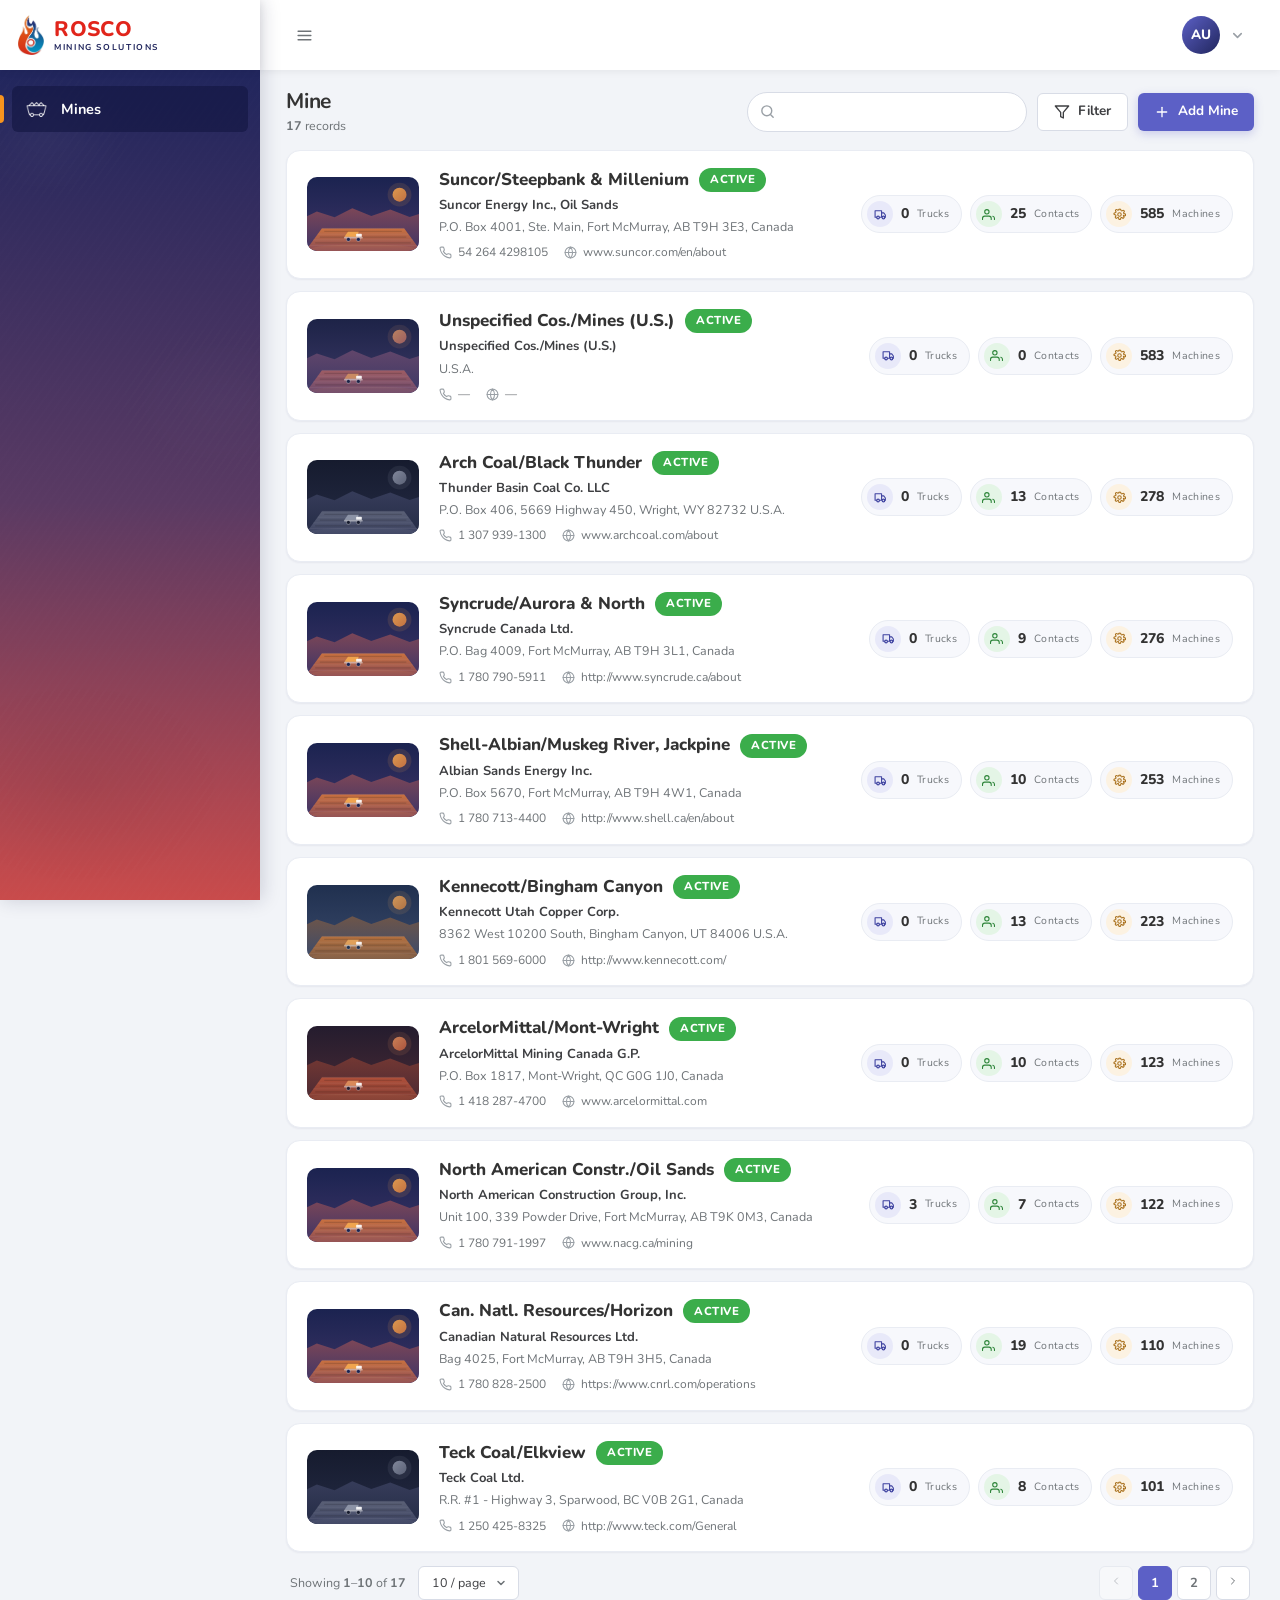
<file: mines.html>
<!DOCTYPE html>
<html lang="en">
<head>
<meta charset="utf-8">
<meta name="viewport" content="width=device-width, initial-scale=1">
<title>Mine · RMS — Rosco Mining Solutions</title>
<link rel="preconnect" href="https://fonts.googleapis.com">
<link rel="preconnect" href="https://fonts.gstatic.com" crossorigin>
<link href="https://fonts.googleapis.com/css2?family=Nunito:wght@400;600;700;800&display=swap" rel="stylesheet">
<link rel="stylesheet" href="assets/css/style.css">
</head>
<body>

<div class="app">
  <div class="backdrop"></div>

  <!-- ================= Sidebar ================= -->
  <aside class="sidebar">
    <div class="sidebar__head">
      <a class="logo" href="mines.html" id="sideLogo"></a>
    </div>
    <nav class="sidebar__nav">
      <a class="nav-item is-active" href="mines.html"><img class="nav-item__img" src="assets/img/icon-mine.png" alt=""><span>Mines</span></a>
    </nav>
  </aside>

  <!-- ================= Main ================= -->
  <div class="main">

    <!-- Topbar: hamburger + logo + profile (as in the legacy header) -->
    <header class="topbar">
      <button class="icon-btn" data-toggle-sidebar aria-label="Toggle navigation" id="btnMenu"></button>
      <a class="logo topbar__logo" href="mines.html" id="topLogo"></a>
      <div class="topbar__spacer"></div>

      <div class="profile">
        <button class="profile__btn" aria-label="Account">
          <span class="avatar" id="ava">AU</span>
          <svg class="profile__chev" viewBox="0 0 24 24" fill="none" stroke="currentColor" stroke-width="2.5" stroke-linecap="round" stroke-linejoin="round"><polyline points="6 9 12 15 18 9"/></svg>
        </button>
        <div class="dropdown">
          <div class="dropdown__head">
            <span class="avatar">AU</span>
            <span><b>Admin User</b><span>admin@roscomining.com</span></span>
          </div>
          <button class="dropdown__item" data-i="user">My Profile</button>
          <button class="dropdown__item" data-i="lock">Change Password</button>
          <div class="dropdown__sep"></div>
          <button class="dropdown__item dropdown__item--danger" data-i="logout" data-logout>Log Out</button>
        </div>
      </div>
    </header>

    <!-- Page -->
    <main class="page">
      <div class="page__head">
        <div>
          <h1 class="page__title">Mine</h1>
          <p class="page__sub"><b id="resultCount">0</b> records</p>
        </div>

        <div class="page__actions">
          <div class="input-group input-group--search page__search">
            <svg class="input-group__icon" viewBox="0 0 24 24" fill="none" stroke="currentColor" stroke-width="2" stroke-linecap="round" stroke-linejoin="round"><circle cx="11" cy="11" r="7"/><path d="m20 20-3.5-3.5"/></svg>
            <input class="input" type="search" id="search" placeholder="Search by Contact/Abbreviation">
          </div>
          <button class="btn btn--ghost btn--collapse" id="btnFilter" data-i="filter" title="Filter">
            <span class="btn-label">Filter</span> <span class="count-badge" id="filterCount" hidden>0</span>
          </button>
          <a class="btn btn--primary btn--collapse" href="mine-add.html" title="Add Mine" id="btnAdd"><span class="btn-label">Add Mine</span></a>
        </div>
      </div>

      <!-- List -->
      <div class="mine-list" id="mineList"></div>

      <!-- Pagination -->
      <div class="pagination">
        <span>Showing <b id="pgFrom">0</b>–<b id="pgTo">0</b> of <b id="pgTotal">0</b></span>
        <select class="select" id="pageSize" style="width:auto;height:34px">
          <option value="10" selected>10 / page</option>
          <option value="25">25 / page</option>
          <option value="50">50 / page</option>
        </select>
        <div class="pagination__pages" id="pages"></div>
      </div>
    </main>
  </div>
</div>

<!-- ================= Filter drawer ================= -->
<div class="drawer-scrim" id="scrim"></div>
<aside class="drawer" id="drawer" aria-label="Filters">
  <div class="drawer__head">
    <h3>Filter</h3>
    <button class="icon-btn" id="drawerClose" style="margin-left:auto" aria-label="Close"></button>
  </div>
  <div class="drawer__body" id="filterBody"></div>
  <div class="drawer__foot">
    <button class="btn btn--ghost" id="btnClear">Clear All</button>
    <button class="btn btn--primary" id="btnApply">Apply</button>
  </div>
</aside>

<script src="assets/js/data.js"></script>
<script src="assets/js/app.js"></script>
<script>
/* ---- icons & logos ---- */
document.querySelectorAll('[data-i]').forEach(el=>el.insertAdjacentHTML('afterbegin', icon(el.dataset.i)));
document.getElementById('btnMenu').innerHTML   = icon('menu');
document.getElementById('btnAdd').insertAdjacentHTML('afterbegin', icon('plus'));
document.getElementById('drawerClose').innerHTML = icon('close');
document.getElementById('sideLogo').innerHTML  = brandLogo();
document.getElementById('topLogo').innerHTML   = brandLogo();

/* ---- state ---- */
const FILTERS = [
  { key:'status',    label:'Status',         field:'status',    opts:LK.status },
  { key:'region',    label:'Region',         field:'region',    opts:LK.region },
  { key:'type',      label:'Type',           field:'type',      opts:LK.type },
  { key:'mineral',   label:'Mineral(s)',     field:'mineral',   opts:LK.mineral },
  { key:'ownership', label:'Ownership',      field:'ownership', opts:[...new Set(MINES.map(m=>m.ownership))].sort() }
];
const state     = { q:'', sort:'machines-desc', page:1, size:10 };
let   applied   = {};         // { key: [values] }
let   draft     = {};         // drawer working copy
let   draftSort = 'machines-desc';

/* ---- filter drawer (accordions + sort) ---- */
let openAcc = 'sort';

function accBlock(id, title, count, inner){
  return `<div class="acc ${openAcc===id?'is-open':''}" data-acc="${id}">
      <button type="button" class="acc__btn">
        ${esc(title)}
        ${count ? `<span class="acc__count">${count}</span>` : ''}
        <svg class="acc__chev" viewBox="0 0 24 24" fill="none" stroke="currentColor" stroke-width="2.5"
             stroke-linecap="round" stroke-linejoin="round"><polyline points="6 9 12 15 18 9"/></svg>
      </button>
      <div class="acc__panel">${inner}</div>
    </div>`;
}

function buildDrawer(){
  const sortInner = `<div class="radio-list">
    ${SORTS.map(o=>`
      <label class="check">
        <input type="radio" name="sortby" value="${o.key}" ${draftSort===o.key?'checked':''}> ${esc(o.label)}
      </label>`).join('')}
  </div>`;

  document.getElementById('filterBody').innerHTML =
    accBlock('sort','Sort By', 0, sortInner) +
    FILTERS.map(f=>accBlock(f.key, f.label, (draft[f.key]||[]).length, `
      <div class="filter-options">
        ${f.opts.map(o=>`
          <label class="check">
            <input type="checkbox" data-k="${f.key}" value="${esc(o)}"
              ${(draft[f.key]||[]).includes(o)?'checked':''}> ${esc(o)}
          </label>`).join('')}
      </div>`)).join('');

  qsa('#filterBody .acc__btn').forEach(b=>b.addEventListener('click',()=>{
    const acc = b.parentNode;
    const id  = acc.dataset.acc;
    const now = acc.classList.contains('is-open');
    qsa('#filterBody .acc').forEach(a=>a.classList.remove('is-open'));
    if(!now){ acc.classList.add('is-open'); openAcc = id; } else { openAcc = null; }
  }));

  qsa('#filterBody input[type=radio]').forEach(r=>r.addEventListener('change',()=>{ draftSort = r.value; }));

  qsa('#filterBody input[type=checkbox]').forEach(cb=>cb.addEventListener('change',()=>{
    const k = cb.dataset.k;
    draft[k] = draft[k] || [];
    draft[k] = cb.checked ? [...draft[k], cb.value] : draft[k].filter(v=>v!==cb.value);
    if(!draft[k].length) delete draft[k];
    const badge = cb.closest('.acc').querySelector('.acc__count');
    const n = (draft[k]||[]).length;
    if(badge){ badge.textContent = n; badge.hidden = !n; }
    else if(n){
      cb.closest('.acc').querySelector('.acc__btn')
        .insertAdjacentHTML('afterbegin', `<span class="acc__count" style="order:1">${n}</span>`);
    }
  }));
}

function openDrawer(){
  draft = JSON.parse(JSON.stringify(applied));
  draftSort = state.sort;
  buildDrawer();
  document.getElementById('drawer').classList.add('is-open');
  document.getElementById('scrim').classList.add('is-open');
}
function closeDrawer(){
  document.getElementById('drawer').classList.remove('is-open');
  document.getElementById('scrim').classList.remove('is-open');
}
document.getElementById('btnFilter').addEventListener('click', openDrawer);
document.getElementById('drawerClose').addEventListener('click', closeDrawer);
document.getElementById('scrim').addEventListener('click', closeDrawer);
document.getElementById('btnApply').addEventListener('click', ()=>{
  applied = draft; state.sort = draftSort; state.page = 1; closeDrawer(); render();
});
document.getElementById('btnClear').addEventListener('click', ()=>{
  draft = {}; draftSort = 'machines-desc'; buildDrawer();
});

/* ---- list ---- */
function filtered(){
  const rows = MINES.filter(m=>{
    const q = state.q.toLowerCase();
    if(q && !(m.name+' '+m.company+' '+m.city+' '+m.contactName).toLowerCase().includes(q)) return false;
    return FILTERS.every(f=>{
      const sel = applied[f.key];
      if(!sel || !sel.length) return true;
      return sel.includes(m[f.field]);
    });
  });
  const [field, dir] = state.sort.split('-');
  const pick = m => field==='name' ? m.name : field==='city' ? String(m.city) : m[field];
  rows.sort((a,b)=>{
    const A = pick(a), B = pick(b);
    const r = typeof A === 'number' ? A-B : String(A).localeCompare(String(B));
    return dir==='desc' ? -r : r;
  });
  return rows;
}

function mineLogo(m){
  const primary = m.image || m.fallback;
  const cls = m.image ? 'mine-card__logo mine-card__logo--img' : 'mine-card__logo mine-card__logo--photo';
  return `<div class="${cls}">
            <img src="${primary}" alt="${esc(m.name)}"
                 onerror="mineImgFallback(this,'${m.fallback}','${m.color}','${esc(m.initials)}')">
          </div>`;
}

function mineCard(m){
  return `
  <a class="mine-card" href="mine-details.html?id=${m.id}">
    ${mineLogo(m)}
    <div>
      <div class="mine-card__title-row">
        <span class="mine-card__name">${esc(m.name)}</span>
        <span class="pill ${m.status==='Active'?'pill--active':'pill--inactive'}">${m.status}</span>
      </div>
      <div class="mine-card__company">${esc(m.company)}</div>
      <div class="mine-card__addr">${esc(m.address)}</div>
      <div class="mine-card__meta">
        <span>${icon('phone')}${esc(m.phone)}</span>
        <span>${icon('globe')}${esc(m.web)}</span>
      </div>
    </div>
    <div class="mine-stats">
      <div class="mine-stat mine-stat--trucks"><span class="mine-stat__ico">${icon('truck')}</span><span class="mine-stat__val">${m.trucks}</span><span class="mine-stat__lbl">Trucks</span></div>
      <div class="mine-stat mine-stat--contacts"><span class="mine-stat__ico">${icon('users')}</span><span class="mine-stat__val">${m.contacts}</span><span class="mine-stat__lbl">Contacts</span></div>
      <div class="mine-stat mine-stat--machines"><span class="mine-stat__ico">${icon('cog')}</span><span class="mine-stat__val">${m.machines}</span><span class="mine-stat__lbl">Machines</span></div>
    </div>
  </a>`;
}

function render(){
  const rows  = filtered();
  const total = rows.length;
  const pages = Math.max(1, Math.ceil(total/state.size));
  if(state.page > pages) state.page = pages;
  const from  = (state.page-1)*state.size;
  const slice = rows.slice(from, from+state.size);

  document.getElementById('mineList').innerHTML = slice.length
    ? slice.map(mineCard).join('')
    : `<div class="card"><div class="empty">${icon('search')}<h4>No records found</h4><p>Try a different search term or clear the filters.</p></div></div>`;

  document.getElementById('resultCount').textContent = total;
  document.getElementById('pgFrom').textContent  = total ? from+1 : 0;
  document.getElementById('pgTo').textContent    = from+slice.length;
  document.getElementById('pgTotal').textContent = total;

  const n = Object.values(applied).reduce((s,a)=>s+a.length,0);
  const badge = document.getElementById('filterCount');
  badge.textContent = n; badge.hidden = !n;

  renderPager(document.getElementById('pages'), state.page, pages, p=>{
    state.page = p; render(); window.scrollTo({top:0,behavior:'smooth'});
  });
}

document.getElementById('search').addEventListener('input', e=>{ state.q=e.target.value; state.page=1; render(); });
document.getElementById('pageSize').addEventListener('change', e=>{ state.size=+e.target.value; state.page=1; render(); });
render();
</script>
</body>
</html>
</file>
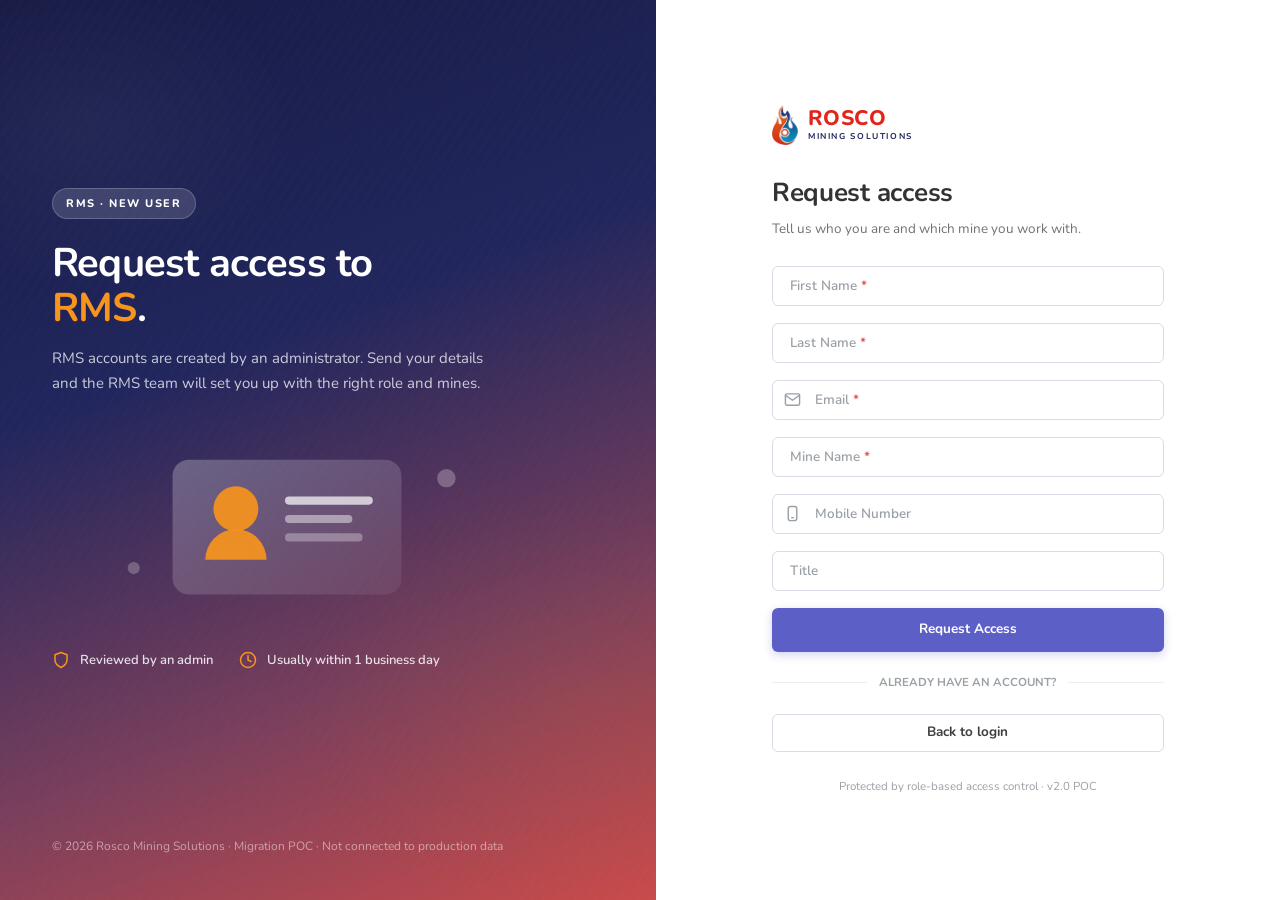
<file: request-access.html>
<!DOCTYPE html>
<html lang="en">
<head>
<meta charset="utf-8">
<meta name="viewport" content="width=device-width, initial-scale=1">
<title>Request Access · RMS — Rosco Mining Solutions</title>
<link rel="preconnect" href="https://fonts.googleapis.com">
<link rel="preconnect" href="https://fonts.gstatic.com" crossorigin>
<link href="https://fonts.googleapis.com/css2?family=Nunito:wght@400;600;700;800&display=swap" rel="stylesheet">
<link rel="stylesheet" href="assets/css/style.css">
</head>
<body>

<div class="auth">

  <aside class="auth__brand">
    <div class="auth__hero">
      <span class="auth__eyebrow">RMS · New User</span>
      <h1>Request access to<br><em>RMS</em>.</h1>
      <p>RMS accounts are created by an administrator. Send your details and the
         RMS team will set you up with the right role and mines.</p>

      <svg class="auth__illustration" viewBox="0 0 460 190" fill="none" xmlns="http://www.w3.org/2000/svg" aria-hidden="true">
        <defs>
          <linearGradient id="g1" x1="0" y1="0" x2="1" y2="1">
            <stop offset="0" stop-color="#ffffff" stop-opacity=".26"/>
            <stop offset="1" stop-color="#ffffff" stop-opacity=".06"/>
          </linearGradient>
        </defs>
        <rect x="118" y="34" width="224" height="132" rx="16" fill="url(#g1)"/>
        <circle cx="180" cy="82" r="22" fill="#F7941E" opacity=".92"/>
        <path d="M150 132a30 30 0 0 1 60 0Z" fill="#F7941E" opacity=".92"/>
        <rect x="228" y="70" width="86" height="8" rx="4" fill="#fff" fill-opacity=".7"/>
        <rect x="228" y="88" width="66" height="8" rx="4" fill="#fff" fill-opacity=".45"/>
        <rect x="228" y="106" width="76" height="8" rx="4" fill="#fff" fill-opacity=".3"/>
        <circle cx="386" cy="52" r="9" fill="#fff" fill-opacity=".26"/>
        <circle cx="80" cy="140" r="6" fill="#fff" fill-opacity=".24"/>
      </svg>

      <div class="auth__points">
        <span class="auth__point" data-i="shield">Reviewed by an admin</span>
        <span class="auth__point" data-i="clock">Usually within 1 business day</span>
      </div>
    </div>
    <p class="auth__foot">© 2026 Rosco Mining Solutions · Migration POC · Not connected to production data</p>
  </aside>

  <main class="auth__panel">
    <div class="auth__card">
      <a class="logo" href="index.html" id="brandLogoDark"></a>

      <!-- form state -->
      <div id="stateForm">
        <h2>Request access</h2>
        <p class="lead">Tell us who you are and which mine you work with.</p>

        <div class="auth__error" id="authError"></div>

        <form class="auth__form" id="reqForm" novalidate>
          <div class="field">
            <label class="field__label" for="fname">First Name <span class="req">*</span></label>
            <input class="input" id="fname" placeholder=" " autocomplete="given-name">
          </div>
          <div class="field">
            <label class="field__label" for="lname">Last Name <span class="req">*</span></label>
            <input class="input" id="lname" placeholder=" " autocomplete="family-name">
          </div>
          <div class="field field--icon">
            <label class="field__label" for="email">Email <span class="req">*</span></label>
            <div class="input-group">
              <svg class="input-group__icon" viewBox="0 0 24 24" fill="none" stroke="currentColor" stroke-width="2" stroke-linecap="round" stroke-linejoin="round"><rect x="2" y="4" width="20" height="16" rx="2"/><path d="m22 6-10 7L2 6"/></svg>
              <input class="input" id="email" type="email" placeholder=" " autocomplete="email">
            </div>
          </div>
          <div class="field">
            <label class="field__label" for="mine">Mine Name <span class="req">*</span></label>
            <input class="input" id="mine" list="mineList" placeholder=" ">
            <datalist id="mineList"></datalist>
          </div>
          <div class="field field--icon">
            <label class="field__label" for="mobile">Mobile Number</label>
            <div class="input-group">
              <svg class="input-group__icon" viewBox="0 0 24 24" fill="none" stroke="currentColor" stroke-width="2" stroke-linecap="round" stroke-linejoin="round"><rect x="6" y="2" width="12" height="20" rx="3"/><line x1="11" y1="18" x2="13" y2="18"/></svg>
              <input class="input" id="mobile" type="tel" placeholder=" " autocomplete="tel">
            </div>
          </div>
          <div class="field">
            <label class="field__label" for="jobtitle">Title</label>
            <input class="input" id="jobtitle" placeholder=" " autocomplete="organization-title">
          </div>

          <button class="btn btn--primary btn--block" type="submit" id="sendBtn" style="height:44px">
            Request Access
          </button>
        </form>

        <div class="auth__divider">ALREADY HAVE AN ACCOUNT?</div>
        <a class="btn btn--ghost btn--block" href="index.html">Back to login</a>
      </div>

      <!-- success state -->
      <div id="stateDone" class="hide">
        <div class="auth__done" id="doneIcon"></div>
        <h2>Request submitted</h2>
        <p class="lead">Thanks <b id="sentName">—</b>. An RMS administrator will review your request
           and email <b id="sentMail">your address</b> once your account is ready.</p>
        <a class="btn btn--primary btn--block" href="index.html" style="height:44px">Back to Log In</a>
      </div>

      <p class="auth__legal">Protected by role-based access control · v2.0 POC</p>
    </div>
  </main>
</div>

<script src="assets/js/data.js"></script>
<script src="assets/js/app.js"></script>
<script>
document.getElementById('brandLogoDark').innerHTML = brandLogo();
document.querySelectorAll('.auth__point').forEach(el=>el.insertAdjacentHTML('afterbegin', icon(el.dataset.i)));
document.getElementById('doneIcon').innerHTML = icon('check');
const err = document.getElementById('authError');
document.getElementById('mineList').innerHTML =
  MINES.map(m=>`<option value="${esc(m.name)}"></option>`).join('');

document.getElementById('reqForm').addEventListener('submit', e=>{
  e.preventDefault();
  const f = id => document.getElementById(id);
  const required = ['fname','lname','email','mine'];
  let bad = false;
  required.forEach(id=>{
    const empty = !f(id).value.trim();
    f(id).style.borderColor = empty ? 'var(--danger)' : '';
    if(empty) bad = true;
  });
  const mail = f('email').value.trim();
  const badMail = mail && !/^[^\s@]+@[^\s@]+\.[^\s@]+$/.test(mail);
  if(badMail) f('email').style.borderColor = 'var(--danger)';

  if(bad || badMail){
    err.innerHTML = icon('alert') + '<span>' +
      (bad ? 'First name, last name, email and mine name are required.'
           : 'Enter a valid email address.') + '</span>';
    err.classList.add('is-on');
    return;
  }
  err.classList.remove('is-on');
  const btn = document.getElementById('sendBtn');
  btn.disabled = true; btn.textContent = 'Submitting…';
  setTimeout(()=>{
    document.getElementById('sentName').textContent = f('fname').value.trim();
    document.getElementById('sentMail').textContent = mail;
    document.getElementById('stateForm').classList.add('hide');
    document.getElementById('stateDone').classList.remove('hide');
  }, 700);
});
</script>
</body>
</html>
</file>
<file: assets/css/style.css>
/* =========================================================================
   RMS — Rosco Mining Solutions | Modern UI POC
   Palette extracted 1:1 from the legacy application.
   ========================================================================= */

/* ---------- 1. Design tokens ---------------------------------------- */
:root{
  /* Brand — sampled from the legacy app */
  --navy:#21265D;              /* sidebar gradient start */
  --navy-900:#171B45;
  --navy-700:#2C3272;
  --brick:#C94B4B;             /* sidebar gradient end   */
  --brand-red:#E1251B;         /* Rosco logo red         */
  --brand-orange:#F7941E;      /* Rosco logo orange      */

  --primary:#5C60C6;           /* active tab / links     */
  --primary-600:#4B4FB4;
  --primary-700:#3E42A0;
  --primary-100:#E8E9F9;
  --primary-050:#F2F3FC;

  --success:#3BAD4B;           /* "ACTIVE" status pill   */
  --success-100:#E4F5E6;
  --warn:#E8A33D;
  --warn-100:#FCF2E2;
  --danger:#D9534F;
  --danger-100:#FBE9E9;

  /* Neutrals */
  --bg:#F2F4F8;                /* body background        */
  --surface:#FFFFFF;
  --surface-2:#F7F8FC;
  --heading:#333333;
  --text:#3E3F42;
  --muted:#6E7377;             /* legacy body text       */
  --muted-2:#9AA0A6;
  --border:#D8DCE6;            /* legacy input border    */
  --border-soft:#E9ECF3;

  /* Elevation — legacy shadows, softened */
  --sh-sm:0 1px 2px rgba(33,38,93,.06);
  --sh:0 2px 10px rgba(33,38,93,.07);
  --sh-md:0 6px 22px rgba(33,38,93,.09);
  --sh-lg:0 18px 44px rgba(33,38,93,.16);

  /* Geometry */
  --r-sm:6px; --r:10px; --r-md:14px; --r-lg:20px; --r-pill:999px;
  --sidebar-w:260px;
  --sidebar-w-collapsed:76px;
  --topbar-h:70px;
  --ease:cubic-bezier(.4,0,.2,1);
}

/* ---------- 2. Reset & base ----------------------------------------- */
*,*::before,*::after{box-sizing:border-box}
html,body{height:100%}
body{
  margin:0;
  font-family:'Nunito','Segoe UI',system-ui,-apple-system,sans-serif;
  font-size:14px;
  line-height:1.55;
  color:var(--text);
  background:var(--bg);
  -webkit-font-smoothing:antialiased;
}
h1,h2,h3,h4,h5{margin:0;color:var(--heading);font-weight:700;letter-spacing:-.01em}
p{margin:0}
a{color:var(--primary);text-decoration:none}
a:hover{color:var(--primary-700)}
button{font:inherit;cursor:pointer;border:0;background:none;color:inherit}
input,select,textarea{font:inherit;color:inherit}
img{max-width:100%;display:block}
ul{margin:0;padding:0;list-style:none}
::selection{background:var(--primary-100);color:var(--navy)}

/* Scrollbars */
*::-webkit-scrollbar{width:9px;height:9px}
*::-webkit-scrollbar-track{background:transparent}
*::-webkit-scrollbar-thumb{background:#CDD3E0;border-radius:99px}
*::-webkit-scrollbar-thumb:hover{background:#B6BDCE}

/* ---------- 3. Brand wordmark --------------------------------------- */
.logo{display:flex;align-items:center;gap:10px;text-decoration:none;flex-shrink:0}
.logo__mark{
  width:38px;height:38px;border-radius:11px;flex-shrink:0;
  background:linear-gradient(135deg,var(--brand-orange),var(--brand-red));
  display:grid;place-items:center;color:#fff;font-weight:800;font-size:18px;
  box-shadow:0 4px 12px rgba(225,37,27,.28);
}
.logo__mark svg{width:22px;height:22px}
.logo__text{display:flex;flex-direction:column;line-height:1}
.logo__name{font-size:21px;font-weight:800;color:var(--brand-red);letter-spacing:.02em}
.logo__sub{font-size:8.5px;font-weight:700;letter-spacing:.19em;color:var(--navy);margin-top:3px}
.logo--light .logo__name{color:#fff}
.logo--light .logo__sub{color:rgba(255,255,255,.72)}

/* ---------- 4. Buttons ---------------------------------------------- */
.btn{
  display:inline-flex;align-items:center;justify-content:center;gap:8px;
  height:38px;padding:0 16px;border-radius:var(--r-sm);
  font-size:13.5px;font-weight:700;white-space:nowrap;
  transition:.18s var(--ease);
}
.btn svg{width:16px;height:16px;flex-shrink:0}
.btn--primary{background:var(--primary);color:#fff;box-shadow:0 3px 10px rgba(92,96,198,.28)}
.btn--primary:hover{background:var(--primary-600);color:#fff;box-shadow:0 6px 16px rgba(92,96,198,.34);transform:translateY(-1px)}
.btn--primary:active{transform:translateY(0)}
.btn--ghost{background:var(--surface);color:var(--text);border:1px solid var(--border)}
.btn--ghost:hover{border-color:var(--primary);color:var(--primary);background:var(--primary-050)}
.btn--subtle{background:var(--primary-050);color:var(--primary)}
.btn--subtle:hover{background:var(--primary-100);color:var(--primary-700)}
.btn--icon{width:38px;padding:0}
.btn--sm{height:32px;padding:0 12px;font-size:12.5px}
.btn--block{width:100%}
.btn:disabled{opacity:.55;cursor:not-allowed;transform:none!important}

.icon-btn{
  width:36px;height:36px;border-radius:var(--r-sm);display:grid;place-items:center;
  color:var(--muted);transition:.16s var(--ease);
}
.icon-btn svg{width:17px;height:17px}
.icon-btn:hover{background:var(--primary-050);color:var(--primary)}
.icon-btn--danger:hover{background:var(--danger-100);color:var(--danger)}

/* ---------- 5. Form controls (outlined, Material-style floating label) */
.field{display:flex;flex-direction:column;position:relative}
.input,.select{
  height:40px;width:100%;padding:0 13px;
  background:var(--surface);border:1px solid var(--border);border-radius:var(--r-sm);
  color:var(--text);transition:.16s var(--ease);
}
.input::placeholder{color:transparent}
.input:focus,.select:focus{outline:0;border-color:var(--primary);box-shadow:0 0 0 3px rgba(92,96,198,.14)}

/* label rests inside the box like a placeholder, then floats up onto the
   border line (with a background "notch" cutting the line) on focus/value */
.field__label{
  position:absolute;left:13px;top:20px;transform:translateY(-50%);
  padding:0 5px;font-size:13.5px;font-weight:600;color:var(--muted-2);
  background:transparent;pointer-events:none;max-width:calc(100% - 20px);
  overflow:hidden;text-overflow:ellipsis;white-space:nowrap;
  transition:.14s var(--ease);z-index:1;
}
.field--icon .field__label{left:38px}
.field textarea ~ .field__label,.field:has(textarea) .field__label{top:20px}

.field:has(.select) .field__label,
.field:has(.input:focus) .field__label,
.field:has(.input:not(:placeholder-shown)) .field__label,
.field:has(textarea:focus) .field__label,
.field:has(textarea:not(:placeholder-shown)) .field__label{
  top:0;font-size:11px;font-weight:800;letter-spacing:.03em;
  color:var(--muted);background:var(--surface);max-width:calc(100% - 10px);
}
.field:has(.input:focus) .field__label,
.field:has(.select:focus) .field__label,
.field:has(textarea:focus) .field__label{color:var(--primary)}
.select{
  appearance:none;padding-right:32px;cursor:pointer;
  background-image:url("data:image/svg+xml;charset=utf8,%3Csvg xmlns='http://www.w3.org/2000/svg' width='12' height='12' viewBox='0 0 24 24' fill='none' stroke='%236E7377' stroke-width='3' stroke-linecap='round' stroke-linejoin='round'%3E%3Cpolyline points='6 9 12 15 18 9'/%3E%3C/svg%3E");
  background-repeat:no-repeat;background-position:right 11px center;
}
.input-group{position:relative;display:flex;align-items:center}
.input-group svg.input-group__icon{
  position:absolute;left:12px;width:17px;height:17px;color:var(--muted-2);pointer-events:none;
}
.input-group .input{padding-left:38px}
.input-group__action{
  position:absolute;right:6px;width:30px;height:30px;border-radius:6px;
  display:grid;place-items:center;color:var(--muted-2);
}
.input-group__action:hover{background:var(--surface-2);color:var(--primary)}
.input-group__action svg{width:17px;height:17px}
.input-group--search .input{padding-left:38px;border-radius:var(--r-pill)}

.check{display:inline-flex;align-items:center;gap:9px;cursor:pointer;user-select:none;font-size:13px;color:var(--muted)}
.check input{
  appearance:none;width:17px;height:17px;border:1.5px solid var(--border);border-radius:5px;
  background:var(--surface);display:grid;place-items:center;transition:.15s var(--ease);flex-shrink:0;
}
.check input:checked{background:var(--primary);border-color:var(--primary)}
.check input:checked::after{
  content:"";width:9px;height:5px;border-left:2px solid #fff;border-bottom:2px solid #fff;
  transform:rotate(-45deg) translate(1px,-1px);
}

/* ---------- 6. Status pills / badges -------------------------------- */
.pill{
  display:inline-flex;align-items:center;gap:6px;height:24px;padding:0 11px;flex-shrink:0;
  border-radius:var(--r-pill);font-size:11.5px;font-weight:800;letter-spacing:.05em;text-transform:uppercase;
}
.pill--active{background:var(--success);color:#fff}
.pill--inactive{background:#B4BAC4;color:#fff}
.pill--soft-green{background:var(--success-100);color:#2C8438}
.pill--soft-warn{background:var(--warn-100);color:#A9701C}
.pill--soft-red{background:var(--danger-100);color:#B33F3C}
.pill--soft-indigo{background:var(--primary-100);color:var(--primary-700)}
.pill__dot{width:6px;height:6px;border-radius:50%;background:currentColor}

.count-badge{
  min-width:22px;height:22px;padding:0 7px;border-radius:var(--r-pill);
  background:var(--primary);color:#fff;font-size:11px;font-weight:800;
  display:inline-grid;place-items:center;
}
.count-badge--soft{background:var(--primary-100);color:var(--primary-700)}

/* ---------- 7. App shell -------------------------------------------- */
.app{display:flex;min-height:100vh}

/* Sidebar — legacy navy → brick gradient with texture overlay */
.sidebar{
  width:var(--sidebar-w);flex-shrink:0;position:fixed;inset:0 auto 0 0;z-index:60;
  background:var(--surface);
  display:flex;flex-direction:column;
  transition:width .26s var(--ease),transform .26s var(--ease);
  box-shadow:2px 0 18px rgba(23,27,69,.18);
}
.sidebar__head{
  height:var(--topbar-h);display:flex;align-items:center;gap:12px;padding:0 18px;
  position:relative;z-index:2;
  background:var(--surface);                 /* continuous white band with the topbar */
  box-shadow:0 1px 8px rgba(0,0,0,.07);
}
.sidebar__nav{
  padding:16px 12px;overflow-y:auto;flex:1;position:relative;z-index:1;
  background:linear-gradient(180deg,var(--navy) 0%,#5A3A63 52%,var(--brick) 100%);
}
.sidebar__nav::before{ /* rock texture, as on the legacy sidebar */
  content:"";position:absolute;inset:0;pointer-events:none;opacity:.16;
  background:
    radial-gradient(120px 90px at 18% 8%,rgba(255,255,255,.16),transparent 70%),
    radial-gradient(160px 120px at 85% 40%,rgba(255,255,255,.10),transparent 70%),
    radial-gradient(200px 140px at 30% 86%,rgba(0,0,0,.22),transparent 70%),
    repeating-linear-gradient(125deg,rgba(255,255,255,.05) 0 2px,transparent 2px 7px);
}
.sidebar__nav > *{position:relative;z-index:1}
.sidebar__label{
  font-size:10px;font-weight:800;letter-spacing:.16em;text-transform:uppercase;
  color:rgba(255,255,255,.42);padding:0 12px 8px;
}
.nav-item{
  display:flex;align-items:center;gap:13px;height:46px;padding:0 13px;margin-bottom:3px;
  border-radius:var(--r-sm);color:rgba(255,255,255,.80);font-size:14.5px;font-weight:600;
  position:relative;transition:.18s var(--ease);
}
.nav-item svg{width:19px;height:19px;flex-shrink:0;opacity:.9}
.nav-item__img{width:23px;height:23px;object-fit:contain;flex-shrink:0;opacity:.95}
.nav-item.is-active .nav-item__img{opacity:1}
.nav-item:hover{background:rgba(255,255,255,.10);color:#fff}
.nav-item.is-active{background:rgba(18,21,66,.62);color:#fff;font-weight:700}
.nav-item.is-active::before{
  content:"";position:absolute;left:-12px;top:9px;bottom:9px;width:4px;
  border-radius:0 4px 4px 0;background:var(--brand-orange);
}
.nav-item__chev{margin-left:auto;opacity:.5;width:15px;height:15px}
.nav-item--soon{opacity:.42;cursor:not-allowed}
.nav-item--soon:hover{background:transparent;color:rgba(255,255,255,.80)}
.nav-item__soon{
  margin-left:auto;font-size:9px;font-weight:800;letter-spacing:.08em;
  background:rgba(255,255,255,.16);color:#fff;padding:2px 6px;border-radius:4px;
}
.sidebar__foot{padding:14px;position:relative;z-index:1;border-top:1px solid rgba(255,255,255,.10)}
.sidebar__card{
  background:rgba(255,255,255,.10);border:1px solid rgba(255,255,255,.14);
  border-radius:var(--r);padding:13px;color:#fff;
}
.sidebar__card b{display:block;font-size:13px}
.sidebar__card span{font-size:11.5px;color:rgba(255,255,255,.65)}

/* Collapsed rail */
.app.is-collapsed .sidebar{width:var(--sidebar-w-collapsed)}
.app.is-collapsed .sidebar .logo__text,
.app.is-collapsed .nav-item span,
.app.is-collapsed .nav-item__chev,
.app.is-collapsed .nav-item__soon,
.app.is-collapsed .sidebar__label,
.app.is-collapsed .sidebar__foot{display:none}
.app.is-collapsed .nav-item{justify-content:center;padding:0}
.app.is-collapsed .main{margin-left:var(--sidebar-w-collapsed)}

/* Main column */
.main{
  flex:1;min-width:0;margin-left:var(--sidebar-w);
  display:flex;flex-direction:column;transition:margin .26s var(--ease);
}

/* Topbar */
.topbar{
  height:var(--topbar-h);background:var(--surface);position:sticky;top:0;z-index:50;
  display:flex;align-items:center;gap:14px;padding:0 26px;
  box-shadow:0 1px 8px rgba(0,0,0,.07);
}
.topbar__search{flex:1;max-width:420px}
.topbar__spacer{flex:1}
.topbar__divider{width:1px;height:28px;background:var(--border-soft)}

.notif{position:relative}
.notif__dot{
  position:absolute;top:6px;right:7px;width:8px;height:8px;border-radius:50%;
  background:var(--brand-red);border:2px solid #fff;
}

/* Profile */
.profile{position:relative}
.profile__btn{
  display:flex;align-items:center;gap:10px;padding:5px 9px 5px 5px;border-radius:var(--r-pill);
  transition:.16s var(--ease);
}
.profile__btn:hover{background:var(--surface-2)}
.avatar{
  width:38px;height:38px;border-radius:50%;flex-shrink:0;display:grid;place-items:center;
  background:linear-gradient(135deg,var(--primary),var(--navy));
  color:#fff;font-weight:800;font-size:13.5px;letter-spacing:.02em;
}
.avatar--lg{width:52px;height:52px;font-size:18px}
.avatar--sm{width:32px;height:32px;font-size:11.5px}
.profile__meta{display:flex;flex-direction:column;line-height:1.25;text-align:left}
.profile__name{font-size:13.5px;font-weight:700;color:var(--heading)}
.profile__role{font-size:11.5px;color:var(--muted)}
.profile__chev{width:15px;height:15px;color:var(--muted-2);transition:transform .2s var(--ease)}
.profile.is-open .profile__chev{transform:rotate(180deg)}

.dropdown{
  position:absolute;top:calc(100% + 10px);right:0;width:252px;
  background:var(--surface);border-radius:var(--r-md);box-shadow:var(--sh-lg);
  border:1px solid var(--border-soft);padding:8px;
  opacity:0;visibility:hidden;transform:translateY(-6px);
  transition:.18s var(--ease);z-index:80;
}
.profile.is-open .dropdown{opacity:1;visibility:visible;transform:translateY(0)}
.dropdown__head{display:flex;gap:11px;align-items:center;padding:10px;border-bottom:1px solid var(--border-soft);margin-bottom:6px}
.dropdown__head b{display:block;font-size:14px;color:var(--heading)}
.dropdown__head span{font-size:12px;color:var(--muted)}
.dropdown__item{
  display:flex;align-items:center;gap:11px;width:100%;padding:9px 10px;border-radius:var(--r-sm);
  font-size:13.5px;font-weight:600;color:var(--text);transition:.14s var(--ease);text-align:left;
}
.dropdown__item svg{width:16px;height:16px;color:var(--muted)}
.dropdown__item:hover{background:var(--primary-050);color:var(--primary)}
.dropdown__item:hover svg{color:var(--primary)}
.dropdown__sep{height:1px;background:var(--border-soft);margin:6px 0}
.dropdown__item--danger{color:var(--danger)}
.dropdown__item--danger svg{color:var(--danger)}
.dropdown__item--danger:hover{background:var(--danger-100);color:var(--danger)}

/* Page canvas */
.page{padding:18px 26px 26px;flex:1}
.page__head{display:flex;align-items:center;gap:16px;flex-wrap:nowrap;margin-bottom:14px}
.page__head>div:first-child{min-width:0;flex:1}
.page__title{font-size:21px;line-height:1.25;min-width:0}
.page__title>span:first-child{overflow:hidden;text-overflow:ellipsis;white-space:nowrap;min-width:0}
.page__sub{font-size:12.5px;color:var(--muted);margin-top:2px}
.page__actions{margin-left:auto;display:flex;align-items:center;gap:10px;flex-wrap:wrap}
.page__search{width:280px;transition:width .16s var(--ease)}
.breadcrumb{display:flex;align-items:center;gap:7px;font-size:12.5px;color:var(--muted);margin-bottom:9px}
.breadcrumb svg{width:13px;height:13px;opacity:.55}
.breadcrumb a{color:var(--muted);font-weight:600}
.breadcrumb a:hover{color:var(--primary)}
.breadcrumb b{color:var(--heading);font-weight:700}

/* ---------- 8. Cards ------------------------------------------------ */
.card{
  background:var(--surface);border-radius:var(--r-md);
  box-shadow:var(--sh);border:1px solid var(--border-soft);
}
.card__head{
  display:flex;align-items:center;gap:12px;padding:16px 20px;border-bottom:1px solid var(--border-soft);
}
.card__title{font-size:15px;font-weight:800}
.card__body{padding:20px}

/* ---------- 9. Filter bar ------------------------------------------- */
.toolbar{
  display:flex;align-items:center;gap:10px;flex-wrap:wrap;
  background:var(--surface);border:1px solid var(--border-soft);border-radius:var(--r-md);
  padding:12px 14px;box-shadow:var(--sh-sm);margin-bottom:18px;
}
.toolbar__search{flex:1;min-width:220px;max-width:400px}
.toolbar__spacer{flex:1}
.chips{display:flex;gap:7px;flex-wrap:wrap}
.chip{
  height:32px;padding:0 14px;border-radius:var(--r-pill);border:1px solid var(--border);
  background:var(--surface);font-size:12.5px;font-weight:700;color:var(--muted);transition:.16s var(--ease);
  display:inline-flex;align-items:center;gap:7px;
}
.chip:hover{border-color:var(--primary);color:var(--primary)}
.chip.is-active{background:var(--primary);border-color:var(--primary);color:#fff}
.chip.is-active .count-badge--soft{background:rgba(255,255,255,.24);color:#fff}

/* ---------- 10. Mine list cards ------------------------------------- */
.mine-list{display:flex;flex-direction:column;gap:12px}
.mine-card{
  display:grid;grid-template-columns:112px 1fr auto;gap:20px;align-items:center;
  background:var(--surface);border:1px solid var(--border-soft);border-radius:var(--r-md);
  padding:16px 20px;box-shadow:var(--sh-sm);transition:.2s var(--ease);position:relative;
}
.mine-card::after{
  content:"";position:absolute;left:0;top:14px;bottom:14px;width:3px;border-radius:0 3px 3px 0;
  background:linear-gradient(180deg,var(--primary),var(--brick));opacity:0;transition:.2s var(--ease);
}
.mine-card:hover{box-shadow:var(--sh-md);transform:translateY(-2px);border-color:#DDE1EC}
.mine-card:hover::after{opacity:1}
.mine-card__logo{
  height:74px;border-radius:var(--r);background:var(--surface-2);overflow:hidden;
  display:grid;place-items:center;font-size:17px;font-weight:800;letter-spacing:.04em;color:#fff;
  text-align:center;padding:6px;line-height:1.1;
}
/* real logo images sit flush at the top of the box instead of centred,
   so the whitespace collects below rather than being split top/bottom */
.mine-card__logo--img{display:block}
.mine-card__logo--img img{width:100%;height:100%;object-fit:contain;object-position:top;display:block}
.mine-card>div:nth-child(2){min-width:0}
.mine-card__title-row{display:flex;align-items:center;gap:10px;flex-wrap:nowrap;margin-bottom:2px}
.mine-card__name{font-size:17px;font-weight:800;color:var(--heading);overflow:hidden;text-overflow:ellipsis;white-space:nowrap;min-width:0}
.mine-card:hover .mine-card__name{color:var(--primary)}
.mine-card__title-row .pill{flex-shrink:0}
.mine-card__company{font-size:13px;font-weight:700;color:var(--text)}
.mine-card__addr{font-size:12.5px;color:var(--muted);margin-top:2px}
.mine-card__meta{display:flex;gap:16px;flex-wrap:wrap;margin-top:7px}
.mine-card__meta span{display:inline-flex;align-items:center;gap:6px;font-size:12px;color:var(--muted)}
.mine-card__meta svg{width:13px;height:13px;color:var(--muted-2)}

/* trendy compact stat chips — a coloured icon "coin" + value, wraps and
   shrinks gracefully so it never dominates the card on small screens */
.mine-stats{display:flex;gap:8px;flex-wrap:wrap}
.mine-stat{
  display:flex;align-items:center;gap:8px;padding:5px 12px 5px 5px;border-radius:var(--r-pill);
  background:var(--surface-2);border:1px solid var(--border-soft);
}
.mine-stat__ico{
  width:26px;height:26px;border-radius:50%;flex-shrink:0;display:grid;place-items:center;
  background:var(--primary-100);color:var(--primary-700);
}
.mine-stat--contacts .mine-stat__ico{background:var(--success-100);color:#2C8438}
.mine-stat--machines .mine-stat__ico{background:var(--warn-100);color:#A9701C}
.mine-stat__ico svg{width:13px;height:13px}
.mine-stat__val{font-size:14px;font-weight:800;color:var(--heading);line-height:1}
.mine-stat__lbl{font-size:10.5px;color:var(--muted);letter-spacing:.03em;white-space:nowrap}

/* ---------- 11. Tabs ------------------------------------------------ */
.tabs{
  display:flex;align-items:center;gap:4px;border-bottom:1px solid var(--border-soft);padding:0 20px;
  overflow-x:auto;overflow-y:hidden;          /* y:hidden — otherwise the active
                                                 underline's 1px overhang forces
                                                 a vertical scrollbar           */
  scrollbar-width:none;-ms-overflow-style:none;
}
.tabs::-webkit-scrollbar{display:none}
.tabs__action{margin-left:auto;flex-shrink:0}
.tab{
  position:relative;padding:15px 18px;font-size:14.5px;font-weight:700;color:var(--muted);
  white-space:nowrap;transition:.16s var(--ease);border-radius:var(--r-sm) var(--r-sm) 0 0;
}
.tab:hover{color:var(--primary);background:var(--primary-050)}
.tab.is-active{color:var(--primary)}
.tab.is-active::after{
  content:"";position:absolute;left:14px;right:14px;bottom:0;height:3px;
  background:var(--primary);border-radius:3px 3px 0 0;
}
.tab__count{
  margin-left:7px;font-size:11px;font-weight:800;background:var(--surface-2);color:var(--muted);
  padding:1px 7px;border-radius:var(--r-pill);
}
.tab.is-active .tab__count{background:var(--primary-100);color:var(--primary-700)}
.tab-panel{display:none;padding:24px}
.tab-panel.is-active{display:block;animation:fade .28s var(--ease)}
@keyframes fade{from{opacity:0;transform:translateY(6px)}to{opacity:1;transform:none}}

/* ---------- 12. Details tab ----------------------------------------- */
.detail-grid{display:grid;grid-template-columns:340px 1fr;gap:26px;align-items:start}
.detail-aside{position:sticky;top:calc(var(--topbar-h) + 18px)}
.mine-hero{
  border-radius:var(--r-md);overflow:hidden;border:1px solid var(--border-soft);background:var(--surface-2);
}
.mine-hero__img{
  height:210px;background:linear-gradient(135deg,#2B3163,#7A4A62 55%,var(--brick));
  position:relative;display:grid;place-items:center;
}
.mine-hero__img::after{
  content:"";position:absolute;inset:0;
  background:repeating-linear-gradient(115deg,rgba(255,255,255,.06) 0 3px,transparent 3px 10px);
}
.mine-hero__body{padding:16px}
.mine-hero__body h4{font-size:14px;margin-bottom:3px}
.mine-hero__body p{font-size:12.5px;color:var(--muted)}

.org-head{display:flex;align-items:flex-start;gap:14px;margin-bottom:6px}
.org-head h3{font-size:19px}
.org-head p{font-size:13px;color:var(--muted);margin-top:3px}
.org-actions{margin-left:auto;display:flex;gap:8px}
.contact-line{display:flex;gap:20px;flex-wrap:wrap;margin:10px 0 16px}
.contact-line a,.contact-line span{display:inline-flex;align-items:center;gap:7px;font-size:13px;color:var(--muted)}
.contact-line svg{width:15px;height:15px;color:var(--primary)}
.socials{display:flex;gap:8px;margin-bottom:20px}
.social{
  width:34px;height:34px;border-radius:50%;border:1px solid var(--border);display:grid;place-items:center;
  color:var(--muted);transition:.16s var(--ease);
}
.social:hover{background:var(--primary);border-color:var(--primary);color:#fff;transform:translateY(-2px)}
.social svg{width:15px;height:15px}

.spec-list{border-top:1px solid var(--border-soft)}
.spec{display:grid;grid-template-columns:210px 1fr;gap:16px;padding:11px 4px;border-bottom:1px solid var(--border-soft)}
.spec dt{font-size:13px;color:var(--muted);font-weight:600}
.spec dd{margin:0;font-size:13.5px;color:var(--heading);font-weight:600}
.spec dd.is-empty{color:var(--muted-2);font-weight:400}

.section-title{display:flex;align-items:center;gap:10px;margin:26px 0 14px}
.section-title h4{font-size:16px}

.people-grid{display:grid;grid-template-columns:repeat(auto-fill,minmax(330px,1fr));gap:14px}
.person{
  background:var(--surface);border:1px solid var(--border-soft);border-radius:var(--r-md);
  padding:16px;transition:.18s var(--ease);
}
.person:hover{box-shadow:var(--sh-md);transform:translateY(-2px);border-color:#DDE1EC}
.person__top{display:flex;gap:10px 12px;align-items:flex-start;flex-wrap:wrap;margin-bottom:12px}
.person__info{flex:1 1 140px;min-width:140px}
.person__name{font-size:14.5px;font-weight:800;color:var(--heading)}
.person__title{font-size:12px;color:var(--muted);margin-top:1px}
.person__rows{display:flex;flex-direction:column;gap:7px;font-size:12.5px;color:var(--muted)}
.person__rows div{display:flex;align-items:center;gap:8px}
.person__rows svg{width:14px;height:14px;color:var(--muted-2);flex-shrink:0}

/* social profile links — flexible so more networks can be added later */
.person__socials{display:flex;flex-wrap:wrap;gap:8px;margin-top:12px}
.person-social{
  width:30px;height:30px;border-radius:50%;flex-shrink:0;
  display:grid;place-items:center;border:1px solid var(--border-soft);background:var(--surface-2);
  transition:.16s var(--ease);
}
.person-social svg{width:15px;height:15px;display:block}
.person-social:hover{transform:translateY(-2px);box-shadow:var(--sh-sm);border-color:var(--border)}

/* clicking the tags row opens the Equipment Type editor drawer, as in the legacy app */
.person__tags{
  display:flex;align-items:center;gap:5px;flex-wrap:wrap;cursor:pointer;
  margin-top:12px;padding-top:12px;border-top:1px dashed var(--border-soft);
}
.tag{
  font-size:10.5px;font-weight:700;letter-spacing:.04em;padding:3px 8px;border-radius:5px;
  background:var(--surface-2);color:var(--muted);border:1px solid var(--border-soft);
}
.person__tags:hover .tag:not(.tag--toggle){border-color:var(--primary);color:var(--primary-700)}
.tag--toggle{background:var(--primary-050);color:var(--primary);border-color:var(--primary-100);cursor:pointer;transition:.14s var(--ease)}
.tag--toggle:hover{background:var(--primary-100);color:var(--primary-700)}
.tags-edit{
  display:grid;place-items:center;width:20px;height:20px;border-radius:6px;flex-shrink:0;
  color:var(--muted-2);margin-left:1px;transition:.14s var(--ease);
}
.tags-edit svg{width:12px;height:12px}
.person__tags:hover .tags-edit{color:var(--primary)}

/* ---------- 13. Fleets tab ------------------------------------------ */
.stat-row{display:grid;grid-template-columns:repeat(auto-fit,minmax(180px,1fr));gap:14px;margin-bottom:24px}
.stat-tile{
  background:var(--surface);border:1px solid var(--border-soft);border-radius:var(--r-md);
  padding:16px 18px;display:flex;align-items:center;gap:14px;box-shadow:var(--sh-sm);
}
.stat-tile__icon{width:44px;height:44px;border-radius:12px;display:grid;place-items:center;flex-shrink:0}
.stat-tile__icon svg{width:21px;height:21px}
.stat-tile b{display:block;font-size:23px;font-weight:800;color:var(--heading);line-height:1.1}
.stat-tile span{font-size:12px;color:var(--muted)}

.chart{padding:8px 4px 0}
.chart__plot{
  display:flex;align-items:flex-end;gap:26px;height:260px;padding:0 6px;
  border-left:1px solid var(--border-soft);border-bottom:1px solid var(--border-soft);
  position:relative;
}
.chart__grid{position:absolute;inset:0;pointer-events:none}
.chart__grid i{position:absolute;left:0;right:0;border-top:1px dashed var(--border-soft)}
.chart__grid i::after{
  content:attr(data-v);position:absolute;left:-40px;top:-8px;font-size:10.5px;color:var(--muted-2);width:34px;text-align:right;
}
.bar{
  flex:1;display:flex;flex-direction:column;justify-content:flex-end;align-items:center;
  height:100%;position:relative;padding:0;background:none;cursor:pointer;
}
.bar:hover .bar__fill{filter:brightness(1.06)}
.bar:hover .bar__val{color:var(--primary-700)}
.bar__fill{
  width:100%;max-width:96px;border-radius:8px 8px 0 0;position:relative;
  background:linear-gradient(180deg,#8A8EE0,var(--primary));
  transition:height .8s var(--ease);box-shadow:0 -2px 10px rgba(92,96,198,.22);
}
.bar__val{
  position:absolute;top:-23px;left:50%;transform:translateX(-50%);
  font-size:13px;font-weight:800;color:var(--heading);white-space:nowrap;
}
.bar__fill{min-height:4px}
.bar__label{
  margin-top:10px;font-size:11px;font-weight:700;letter-spacing:.05em;color:var(--muted);
  text-transform:uppercase;text-align:center;
}
.chart__labels{display:flex;gap:26px;padding:0 6px}
.chart__labels>div{flex:1;text-align:center}

.fleet-grid{display:grid;grid-template-columns:repeat(auto-fill,minmax(300px,1fr));gap:16px;align-items:start}
.fleet-card{background:var(--surface);border:1px solid var(--border-soft);border-radius:var(--r-md);box-shadow:var(--sh-sm);overflow:hidden}
.fleet-card__head{
  display:flex;align-items:center;gap:11px;padding:14px 16px;width:100%;text-align:left;
  border-bottom:1px solid var(--border-soft);background:var(--surface-2);
  transition:.16s var(--ease);
}
.fleet-card__head:hover{background:var(--primary-050)}
.fleet-card__head:hover h5{color:var(--primary-700)}
.fleet-card__go{display:grid;place-items:center;color:var(--muted-2);transition:.16s var(--ease)}
.fleet-card__go svg{width:16px;height:16px}
.fleet-card__head:hover .fleet-card__go{color:var(--primary);transform:translateX(2px)}
.fleet-card__head h5{font-size:14px;font-weight:800;color:var(--heading)}
.fleet-card__ico{width:34px;height:34px;border-radius:9px;display:grid;place-items:center;color:#fff;flex-shrink:0}
.fleet-card__ico svg{width:17px;height:17px}
.fleet-card__list{
  height:300px;overflow-y:auto;padding:6px;
  -webkit-mask-image:linear-gradient(180deg,#000 calc(100% - 18px),transparent);
  mask-image:linear-gradient(180deg,#000 calc(100% - 18px),transparent);
}
.fleet-row{
  display:flex;align-items:center;gap:10px;padding:9px 10px;border-radius:var(--r-sm);
  width:100%;text-align:left;transition:.14s var(--ease);
}
.fleet-row:hover{background:var(--primary-050)}
.fleet-row:hover .fleet-row__name{color:var(--primary-700)}
.fleet-row__name{font-size:13px;font-weight:700;color:var(--text)}
.fleet-row__make{font-size:11px;color:var(--muted-2)}

/* ---------- 14. Table ----------------------------------------------- */
.table-wrap{overflow-x:auto;border-radius:var(--r-md);border:1px solid var(--border-soft);background:var(--surface)}
table.tbl{width:100%;border-collapse:collapse;min-width:860px}
.tbl thead th{
  text-align:left;font-size:11.5px;font-weight:800;letter-spacing:.07em;text-transform:uppercase;
  color:var(--muted);padding:10px 14px;background:var(--surface-2);border-bottom:1px solid var(--border-soft);
  white-space:nowrap;
}
.tbl thead th.sortable{cursor:pointer;user-select:none}
.tbl thead th.sortable:hover{color:var(--primary)}
.tbl thead th .sort{display:inline-flex;margin-left:5px;opacity:.35;vertical-align:middle}
.tbl thead th.is-sorted .sort{opacity:1;color:var(--primary)}
.tbl thead th .sort svg{width:12px;height:12px}
.tbl tbody td{padding:9px 14px;border-bottom:1px solid var(--border-soft);font-size:13.5px;color:var(--text)}
.tbl tbody tr{transition:.13s var(--ease)}
.tbl tbody tr:hover{background:var(--primary-050)}
.tbl tbody tr:last-child td{border-bottom:0}
.tbl .cell-strong{font-weight:800;color:var(--heading)}
.tbl .cell-mute{color:var(--muted-2)}
.tbl .actions{display:flex;gap:2px;justify-content:flex-end}

.pagination{
  display:flex;align-items:center;gap:12px;flex-wrap:wrap;padding:14px 4px 0;
  font-size:12.5px;color:var(--muted);
}
.pagination__pages{margin-left:auto;display:flex;gap:5px}
.page-btn{
  min-width:34px;height:34px;padding:0 10px;border-radius:var(--r-sm);border:1px solid var(--border);
  background:var(--surface);font-size:13px;font-weight:700;color:var(--muted);transition:.15s var(--ease);
}
.page-btn:hover:not(:disabled){border-color:var(--primary);color:var(--primary)}
.page-btn.is-active{background:var(--primary);border-color:var(--primary);color:#fff}
.page-btn:disabled{opacity:.4;cursor:not-allowed}

/* ---------- 15. Empty state / misc ---------------------------------- */
.empty{padding:56px 20px;text-align:center;color:var(--muted)}
.empty svg{width:46px;height:46px;color:var(--border);margin:0 auto 12px}
.empty h4{font-size:15px;margin-bottom:5px}
.empty p{font-size:13px}
.hide{display:none!important}
.topbar__logo{display:none}

.toast{
  position:fixed;right:24px;bottom:24px;z-index:200;
  background:var(--navy);color:#fff;padding:13px 18px;border-radius:var(--r);
  font-size:13px;font-weight:600;box-shadow:var(--sh-lg);
  display:flex;align-items:center;gap:10px;
  transform:translateY(20px);opacity:0;visibility:hidden;transition:.24s var(--ease);
}
.toast.is-on{transform:none;opacity:1;visibility:visible}
.toast svg{width:17px;height:17px;color:#6EE38A}

.poc-note{
  display:inline-flex;align-items:center;gap:7px;font-size:11px;font-weight:700;
  color:var(--primary-700);background:var(--primary-100);padding:4px 10px;border-radius:var(--r-pill);
}

/* ---------- 16. Login ----------------------------------------------- */
.auth{display:grid;grid-template-columns:1.05fr 1fr;min-height:100vh}
.auth__brand{
  position:relative;overflow:hidden;padding:44px 52px;color:#fff;
  background:linear-gradient(160deg,var(--navy-900) 0%,var(--navy) 38%,#7A3F5C 72%,var(--brick) 100%);
  display:flex;flex-direction:column;
}
.auth__brand::before{
  content:"";position:absolute;inset:0;opacity:.2;
  background:
    radial-gradient(320px 240px at 12% 14%,rgba(255,255,255,.20),transparent 70%),
    radial-gradient(420px 300px at 88% 78%,rgba(247,148,30,.28),transparent 70%),
    repeating-linear-gradient(122deg,rgba(255,255,255,.05) 0 2px,transparent 2px 9px);
}
.auth__brand>*{position:relative;z-index:1}
.auth__hero{flex:1;display:flex;flex-direction:column;justify-content:center;max-width:520px}
.auth__eyebrow{
  display:inline-flex;align-items:center;gap:8px;align-self:flex-start;
  font-size:11px;font-weight:800;letter-spacing:.14em;text-transform:uppercase;
  background:rgba(255,255,255,.14);border:1px solid rgba(255,255,255,.2);
  padding:6px 13px;border-radius:var(--r-pill);margin-bottom:22px;
}
.auth__hero h1{font-size:40px;line-height:1.14;color:#fff;letter-spacing:-.02em}
.auth__hero h1 em{font-style:normal;color:var(--brand-orange)}
.auth__hero p{margin-top:14px;font-size:15px;color:rgba(255,255,255,.76);line-height:1.65;max-width:440px}
.auth__illustration{margin:30px 0 4px;max-width:470px}
.auth__points{display:flex;gap:26px;flex-wrap:wrap;margin-top:26px}
.auth__point{display:flex;align-items:center;gap:10px;font-size:13px;color:rgba(255,255,255,.85);font-weight:600}
.auth__point svg{width:18px;height:18px;color:var(--brand-orange)}
.auth__foot{font-size:12px;color:rgba(255,255,255,.5);margin-top:auto;padding-top:24px}

.auth__panel{display:grid;place-items:center;padding:40px 28px;background:var(--surface)}
.auth__card{width:100%;max-width:392px}
.auth__card .logo{margin-bottom:28px}
.auth__card h2{font-size:26px;margin-bottom:6px}
.auth__card .lead{font-size:13.5px;color:var(--muted);margin-bottom:26px}
.auth__form{display:flex;flex-direction:column;gap:17px}
.auth__row{display:flex;align-items:center;justify-content:space-between;gap:12px}
.auth__link{font-size:12.5px;font-weight:700}
.auth__error{
  display:none;align-items:center;gap:9px;background:var(--danger-100);color:#B33F3C;
  border:1px solid #F3CFCE;border-radius:var(--r-sm);padding:10px 13px;font-size:12.5px;font-weight:600;
  margin-bottom:17px;
}
.auth__error.is-on{display:flex}
.auth__error svg{width:16px;height:16px;flex-shrink:0}
.auth__divider{display:flex;align-items:center;gap:12px;color:var(--muted-2);font-size:11.5px;font-weight:700;margin:22px 0}
.auth__divider::before,.auth__divider::after{content:"";flex:1;height:1px;background:var(--border-soft)}
.auth__hint{
  margin-top:20px;background:var(--surface-2);border:1px dashed var(--border);border-radius:var(--r);
  padding:12px 14px;font-size:12px;color:var(--muted);line-height:1.6;
}
.auth__hint b{color:var(--heading)}
.auth__legal{margin-top:26px;font-size:11.5px;color:var(--muted-2);text-align:center}

/* ---------- 17. Responsive ------------------------------------------ */
@media (max-width:1180px){
  .detail-grid{grid-template-columns:1fr}
  .mine-hero{max-width:420px}
}
@media (max-width:1024px){
  .auth{grid-template-columns:1fr}
  .auth__brand{display:none}
  .mine-card{grid-template-columns:80px 1fr;gap:14px}
  .mine-card__logo{height:60px;font-size:14px}
  .mine-stats{grid-column:1/-1;width:100%}
  .mine-stat{flex:1}
}
@media (max-width:860px){
  :root{--topbar-h:64px}
  .topbar__logo{display:flex!important}
  .poc-note{display:none}
  .detail-aside{position:static}
  .sidebar{transform:translateX(-100%)}
  .app.is-open .sidebar{transform:none}
  .main{margin-left:0!important}
  .app.is-collapsed .sidebar{width:var(--sidebar-w)}
  .backdrop{
    position:fixed;inset:0;background:rgba(23,27,69,.44);z-index:55;
    opacity:0;visibility:hidden;transition:.2s var(--ease);backdrop-filter:blur(2px);
  }
  .app.is-open .backdrop{opacity:1;visibility:visible}
  .page{padding:14px 16px}
  .topbar{padding:0 16px}
  .topbar__search{display:none}
  .profile__meta{display:none}
  .page__title{font-size:19px}
  .spec{grid-template-columns:1fr;gap:2px;padding:10px 4px}
  .chart__plot{gap:12px;height:210px}
  .chart__labels{gap:12px}
  .bar__label{font-size:9.5px}
  .fleet-grid{grid-template-columns:1fr}
  .people-grid{grid-template-columns:1fr}
  .tab-panel{padding:16px}
  .tabs{padding:0 8px}
  /* icon+text "add" buttons collapse to icon-only to save space */
  .btn-label{display:none}
  .btn--collapse{width:38px;padding:0}
  .btn--collapse:has(.count-badge:not([hidden])){width:auto;min-width:38px;padding:0 10px}
  .page__search{width:170px}
}
@media (max-width:560px){
  .mine-card{grid-template-columns:1fr}
  .mine-card__logo{width:80px;height:56px}
  .stat-row{grid-template-columns:1fr 1fr}
  .toolbar__search{max-width:none}
  .page__search{width:120px}
  /* keep the stat chips from crowding a narrow card — size to content
     instead of stretching equally now that the text label is hidden */
  .mine-stats{justify-content:flex-start}
  .mine-stat{flex:0 0 auto;padding:4px 9px 4px 4px;gap:6px}
  .mine-stat__ico{width:22px;height:22px}
  .mine-stat__lbl{display:none}
  .chart__plot{gap:4px;padding:0 2px}
  .chart__labels{gap:4px;padding:0 2px}
  .bar__label{font-size:8.5px;letter-spacing:.01em}
}

/* ---------- 18. Filter drawer ---------------------------------------- */
.drawer{
  position:fixed;top:0;right:0;bottom:0;height:100dvh;width:360px;max-width:92vw;z-index:90;
  background:var(--surface);
  display:flex;flex-direction:column;
  transform:translateX(100%);visibility:hidden;
  transition:transform .28s var(--ease), visibility 0s linear .28s;
}
.drawer.is-open{
  transform:none;visibility:visible;
  box-shadow:-14px 0 40px rgba(23,27,69,.18);
  transition:transform .28s var(--ease), visibility 0s;
}
.drawer__head{
  display:flex;align-items:center;gap:12px;padding:18px 20px;
  border-bottom:1px solid var(--border-soft);
}
.drawer__head h3{font-size:17px}
.drawer__body{padding:20px;overflow-y:auto;flex:1;min-height:0;display:flex;flex-direction:column;gap:18px}
.drawer__foot{
  padding:16px 20px;border-top:1px solid var(--border-soft);display:flex;gap:10px;flex-shrink:0;
}
.drawer__foot .btn{flex:1}
.drawer-scrim{
  position:fixed;inset:0;background:rgba(23,27,69,.40);z-index:85;backdrop-filter:blur(2px);
  opacity:0;visibility:hidden;transition:.22s var(--ease);
}
.drawer-scrim.is-open{opacity:1;visibility:visible}
.filter-group{display:flex;flex-direction:column;gap:9px}
.filter-group__label{
  font-size:11px;font-weight:800;letter-spacing:.09em;text-transform:uppercase;color:var(--muted);
}
.filter-options{display:flex;flex-direction:column;gap:8px;max-height:186px;overflow-y:auto;padding-right:4px}

/* ---------- 19. Forms (Add / Edit Mine) ------------------------------ */
.form-section{margin-bottom:26px}
.form-section__head{
  display:flex;align-items:center;gap:10px;padding-bottom:12px;margin-bottom:18px;
  border-bottom:1px solid var(--border-soft);
}
.form-section__head h4{font-size:15px}
.form-section__num{
  width:24px;height:24px;border-radius:7px;background:var(--primary-100);color:var(--primary-700);
  display:grid;place-items:center;font-size:11.5px;font-weight:800;
}
.form-grid{display:grid;grid-template-columns:repeat(2,1fr);gap:16px 20px}
.form-grid--3{grid-template-columns:repeat(3,1fr)}
.form-grid--img{grid-template-columns:50% 20%}
.form-grid .col-span-2{grid-column:span 2}
.req{color:var(--danger)}
textarea.input{height:auto;min-height:84px;padding:10px 13px;resize:vertical;line-height:1.55}
.upload{
  height:140px;display:flex;flex-direction:column;align-items:center;justify-content:center;
  border:1.5px dashed var(--border);border-radius:var(--r);background:var(--surface-2);
  padding:12px;text-align:center;color:var(--muted);transition:.16s var(--ease);cursor:pointer;
}
.upload:hover{border-color:var(--primary);background:var(--primary-050);color:var(--primary)}
.upload svg{width:26px;height:26px;margin:0 auto 8px}
.upload b{display:block;font-size:13.5px;color:var(--heading)}
.upload span{font-size:12px}
.form-actions{
  display:flex;gap:10px;justify-content:flex-end;padding-top:20px;border-top:1px solid var(--border-soft);
}

/* mine logo thumbnails (real images with monogram fallback) */
.mine-card__logo--img{background:#fff!important;padding:8px}

@media (max-width:860px){
  .form-grid,.form-grid--3,.form-grid--img{grid-template-columns:1fr}
  .form-grid .col-span-2{grid-column:span 1}
  .drawer{width:100%}
}

/* real RMS logo asset on dark surfaces */
.logo--light img{background:#fff;border-radius:8px;padding:5px 9px}
.sidebar__head .logo img{max-height:46px}
[hidden]{display:none!important}

/* ---------- 20. Accordion (filter panel) ----------------------------- */
.acc{border:1px solid var(--border-soft);border-radius:var(--r);overflow:hidden;background:var(--surface)}
.acc + .acc{margin-top:10px}
.acc__btn{
  width:100%;display:flex;align-items:center;gap:10px;padding:12px 14px;
  font-size:13px;font-weight:800;color:var(--heading);text-align:left;transition:.15s var(--ease);
}
.acc__btn:hover{background:var(--surface-2)}
.acc__btn .acc__chev{margin-left:auto;width:15px;height:15px;color:var(--muted-2);transition:transform .22s var(--ease)}
.acc.is-open .acc__btn{background:var(--primary-050);color:var(--primary-700)}
.acc.is-open .acc__chev{transform:rotate(180deg);color:var(--primary)}
.acc__count{
  font-size:10.5px;font-weight:800;background:var(--primary);color:#fff;
  min-width:19px;height:19px;padding:0 6px;border-radius:var(--r-pill);display:inline-grid;place-items:center;
}
.acc__panel{display:none;padding:4px 14px 14px;border-top:1px solid var(--border-soft)}
.acc.is-open .acc__panel{display:block}
.acc__panel .filter-options{max-height:210px;padding-top:10px}
.radio-list{display:flex;flex-direction:column;gap:8px;padding-top:10px}
.check input[type=radio]{border-radius:50%}
.check input[type=radio]:checked::after{
  content:"";width:7px;height:7px;border:0;border-radius:50%;background:#fff;transform:none;
}

/* ---------- 21. Notes panel ------------------------------------------ */
.note-item{
  display:flex;gap:12px;padding:14px 0;border-bottom:1px solid var(--border-soft);
}
.note-item:last-child{border-bottom:0}
.note-item__body{flex:1;min-width:0}
.note-item__top{display:flex;align-items:baseline;gap:8px;flex-wrap:wrap;margin-bottom:4px}
.note-item__author{font-size:13.5px;font-weight:800;color:var(--heading)}
.note-item__date{font-size:11.5px;color:var(--muted-2)}
.note-item__text{font-size:13px;color:var(--muted);line-height:1.6}
.note-compose{border:1px solid var(--border-soft);border-radius:var(--r);padding:12px;background:var(--surface-2)}
.note-compose textarea{width:100%;background:var(--surface)}
.note-compose__label{
  display:block;margin-bottom:7px;font-size:12.5px;font-weight:700;
  color:var(--muted);letter-spacing:.02em;
}

/* ---------- 22. Details page — modern layout ------------------------- */
.overview{
  display:grid;grid-template-columns:300px 1fr;gap:26px;align-items:start;
  padding-bottom:24px;border-bottom:1px solid var(--border-soft);margin-bottom:24px;
}
.overview__media{
  border-radius:var(--r-md);overflow:hidden;
  background:var(--surface-2);aspect-ratio:16/9;
}
.overview__media img{width:100%;height:100%;object-fit:contain;display:block}
.overview__media--logo{background:#fff;padding:16px}

.org{display:flex;align-items:flex-start;gap:14px;flex-wrap:wrap}
.org h3{font-size:21px;line-height:1.25}
.org__addr{font-size:13px;color:var(--muted);margin-top:4px;max-width:62ch}
.org__actions{margin-left:auto;display:flex;gap:8px}

.chip-row{display:flex;gap:8px;flex-wrap:wrap;margin-top:14px}
.fact{
  display:inline-flex;align-items:center;gap:8px;padding:7px 12px;border-radius:var(--r-pill);
  background:var(--surface-2);border:1px solid var(--border-soft);font-size:12.5px;color:var(--muted);
}
.fact svg{width:14px;height:14px;color:var(--primary)}
.fact b{color:var(--heading);font-weight:700}

.link-row{display:flex;gap:18px;flex-wrap:wrap;margin-top:16px}
.link-row a,.link-row span{display:inline-flex;align-items:center;gap:8px;font-size:13px;color:var(--muted)}
.link-row svg{width:15px;height:15px;color:var(--primary)}

/* labelled info grid replaces the long single-column list */
.info-grid{display:grid;grid-template-columns:repeat(4,1fr);gap:1px;background:var(--border-soft);
  border:1px solid var(--border-soft);border-radius:var(--r-md);overflow:hidden;width:100%}
.info{background:var(--surface);padding:9px 14px;min-height:0}
.info dt{font-size:10px;font-weight:800;letter-spacing:.06em;text-transform:uppercase;color:var(--muted-2)}
.info dd{margin:2px 0 0;font-size:13px;font-weight:700;color:var(--heading);word-break:break-word}
.info dd.is-empty{color:var(--muted-2);font-weight:400}

.section-head{display:flex;align-items:center;gap:12px;margin:28px 0 14px}
.section-head h4{font-size:16px}
.section-head .count-badge{flex-shrink:0}
.section-head__actions{margin-left:auto;display:flex;gap:8px;align-items:center}

/* contact person cards with photos */
.person__photo{
  width:46px;height:46px;border-radius:50%;object-fit:cover;flex-shrink:0;
  border:2px solid var(--surface);box-shadow:0 0 0 1px var(--border-soft);background:var(--surface-2);
}

@media (max-width:1180px){
  .overview{grid-template-columns:1fr}
  .overview__media{max-width:420px}
  .info-grid{grid-template-columns:repeat(3,1fr)}
}
@media (max-width:760px){
  .info-grid{grid-template-columns:repeat(2,1fr)}
}
@media (max-width:640px){
  .overview{gap:18px}
}

/* mine card thumbnail variants */
.mine-card__logo--photo{padding:0;overflow:hidden;background:var(--surface-2)!important}
.mine-card__logo--photo img{width:100%;height:100%;object-fit:cover}

/* image preview inside the Add / Edit form — same height as the upload
   dropzone so the two sit level; "Preview" only shows before an image exists */
#imgPreview{
  height:140px;display:flex;align-items:center;justify-content:center;overflow:hidden;
  border:1px solid var(--border-soft);border-radius:var(--r);background:var(--surface-2);
  color:var(--muted-2);font-size:12.5px;font-weight:700;letter-spacing:.02em;
}
#imgPreview:empty::before{content:'Preview'}
#imgPreview img{width:100%;height:100%;object-fit:contain;display:block}

/* ---------- 23. Collapsed sidebar mark ------------------------------- */
.logo__full{height:44px;width:auto;display:block}
.logo__icon{height:42px;width:auto;object-fit:contain;display:none;flex-shrink:0}

/* icon rail: swap the wordmark for the small mark and centre it */
.app.is-collapsed .sidebar__head{padding:0;justify-content:center}
.app.is-collapsed .sidebar__head .logo__full{display:none}
.app.is-collapsed .sidebar__head .logo__icon{display:block}

/* the topbar mark (phones) always uses the small icon */
.topbar__logo .logo__full{display:none}
.topbar__logo .logo__icon{display:block;height:34px;width:auto}

/* wider drawer for the machine list opened from the Fleets tab */
.drawer--wide{width:560px}
.drawer--wide .tbl thead th{padding:11px 14px}
.drawer--wide .tbl tbody td{padding:11px 14px;font-size:13px}
.drawer--wide .drawer__head h3{font-size:17px;line-height:1.2}
@media (max-width:640px){ .drawer--wide{width:100%} }
.drawer--wide .tbl thead th{position:sticky;top:0;z-index:2}

/* contact card action buttons — wraps onto its own row when more
   socials (Twitter, Instagram, …) are added so it never crowds the name */
.person__actions{margin-left:auto;display:flex;flex-wrap:wrap;justify-content:flex-end;gap:2px;max-width:100%}
.person__actions .icon-btn{width:30px;height:30px}
.person__actions .icon-btn svg{width:15px;height:15px}

/* auth success state */
.auth__done{
  width:56px;height:56px;border-radius:50%;display:grid;place-items:center;margin-bottom:18px;
  background:var(--success-100);color:var(--success);
}
.auth__done svg{width:28px;height:28px;stroke-width:3}
.auth__card .form-grid{grid-template-columns:repeat(2,1fr)}
@media (max-width:520px){ .auth__card .form-grid{grid-template-columns:1fr} }

/* pagination gap marker */
.page-ellipsis{
  min-width:26px;height:34px;display:inline-grid;place-items:center;
  color:var(--muted-2);font-size:13px;font-weight:700;letter-spacing:.06em;
}

/* CRM log entry icon */
.crm-ico{
  width:32px;height:32px;border-radius:9px;flex-shrink:0;display:grid;place-items:center;
  background:var(--primary-100);color:var(--primary-700);
}
.crm-ico svg{width:16px;height:16px}
</file>
